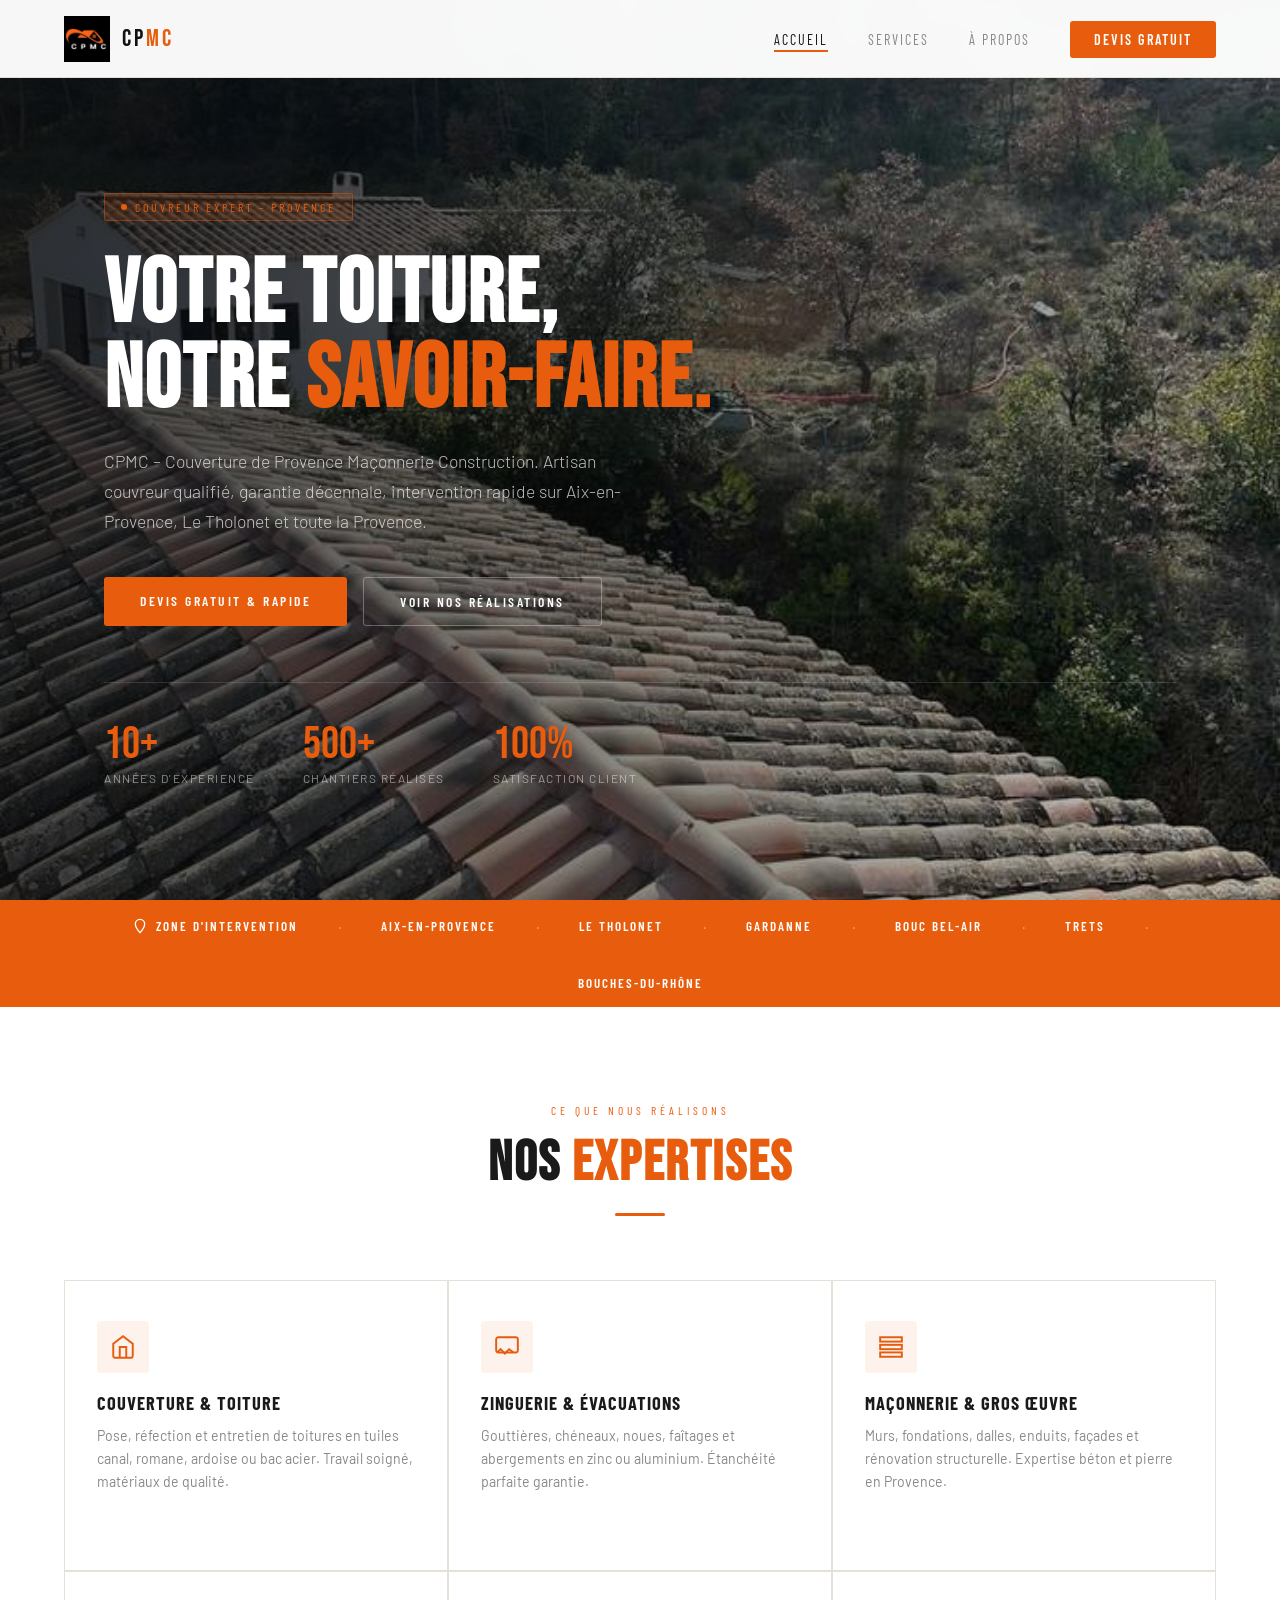
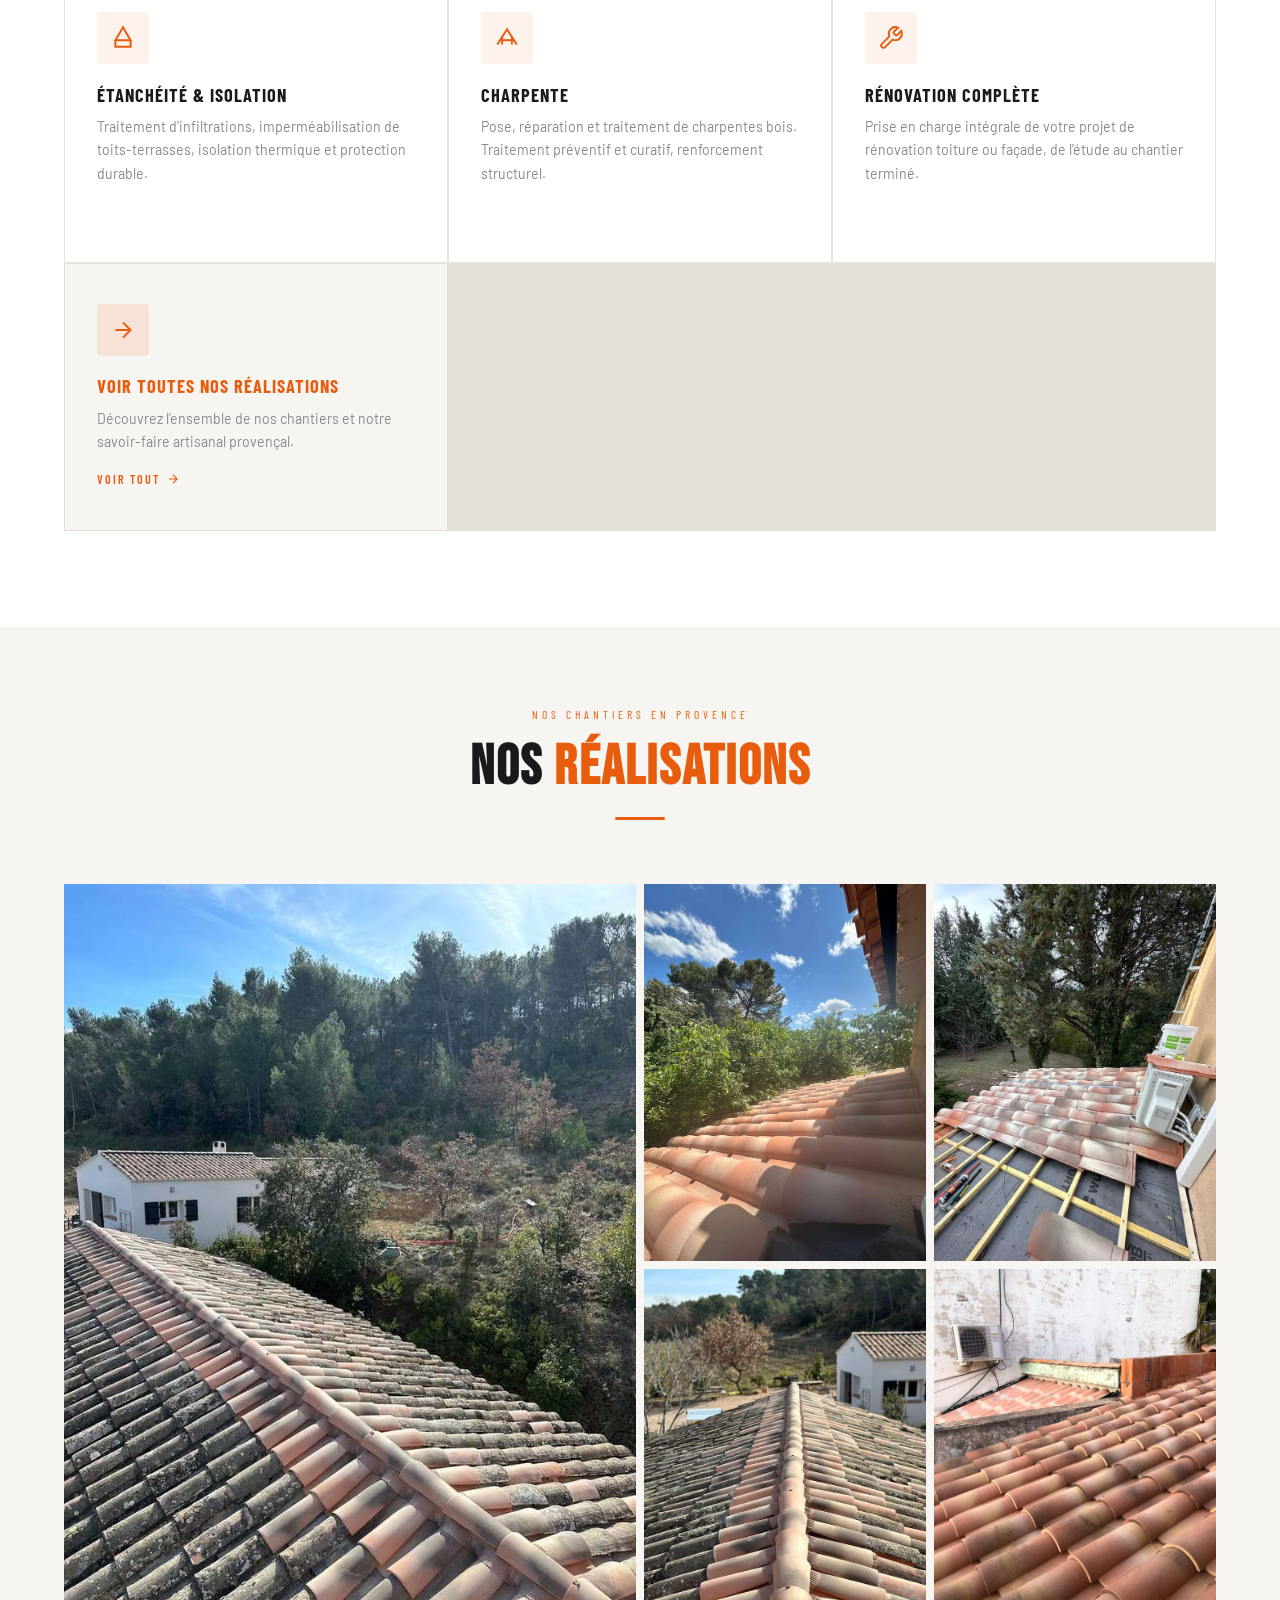
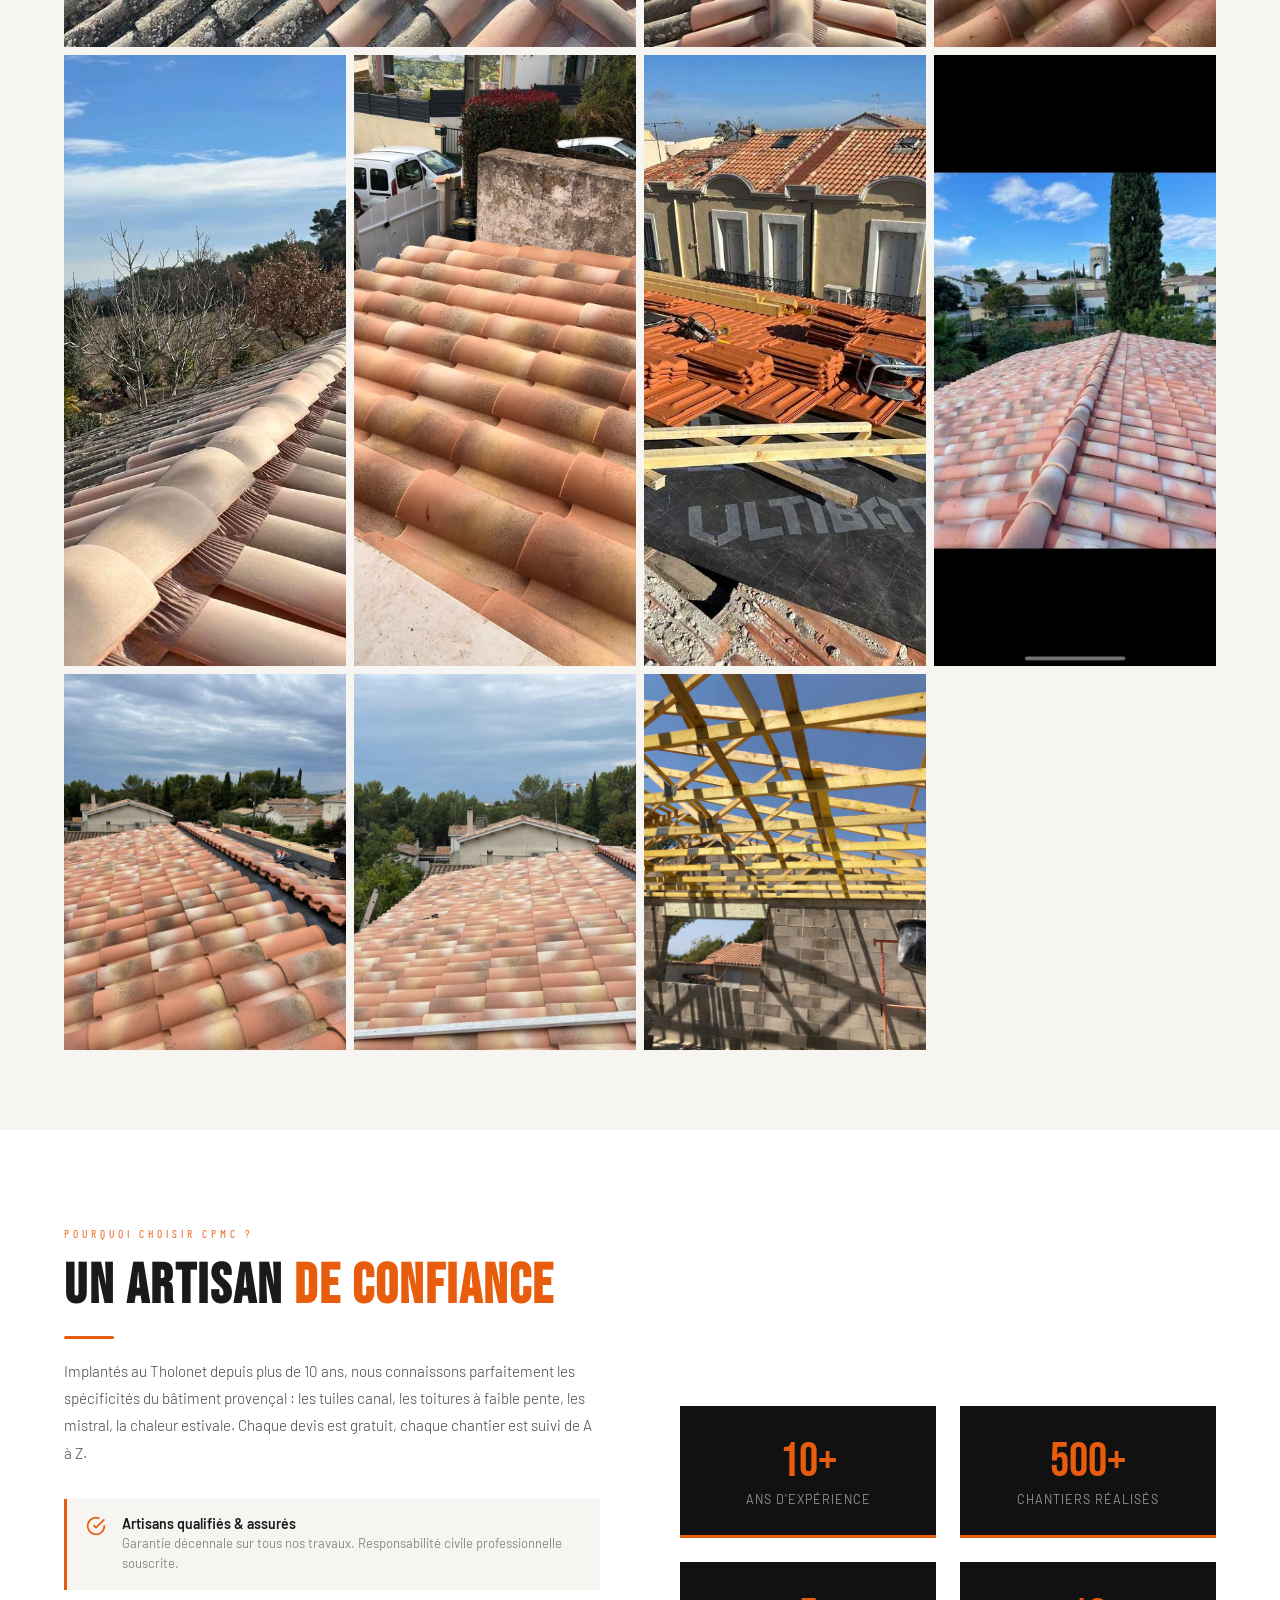
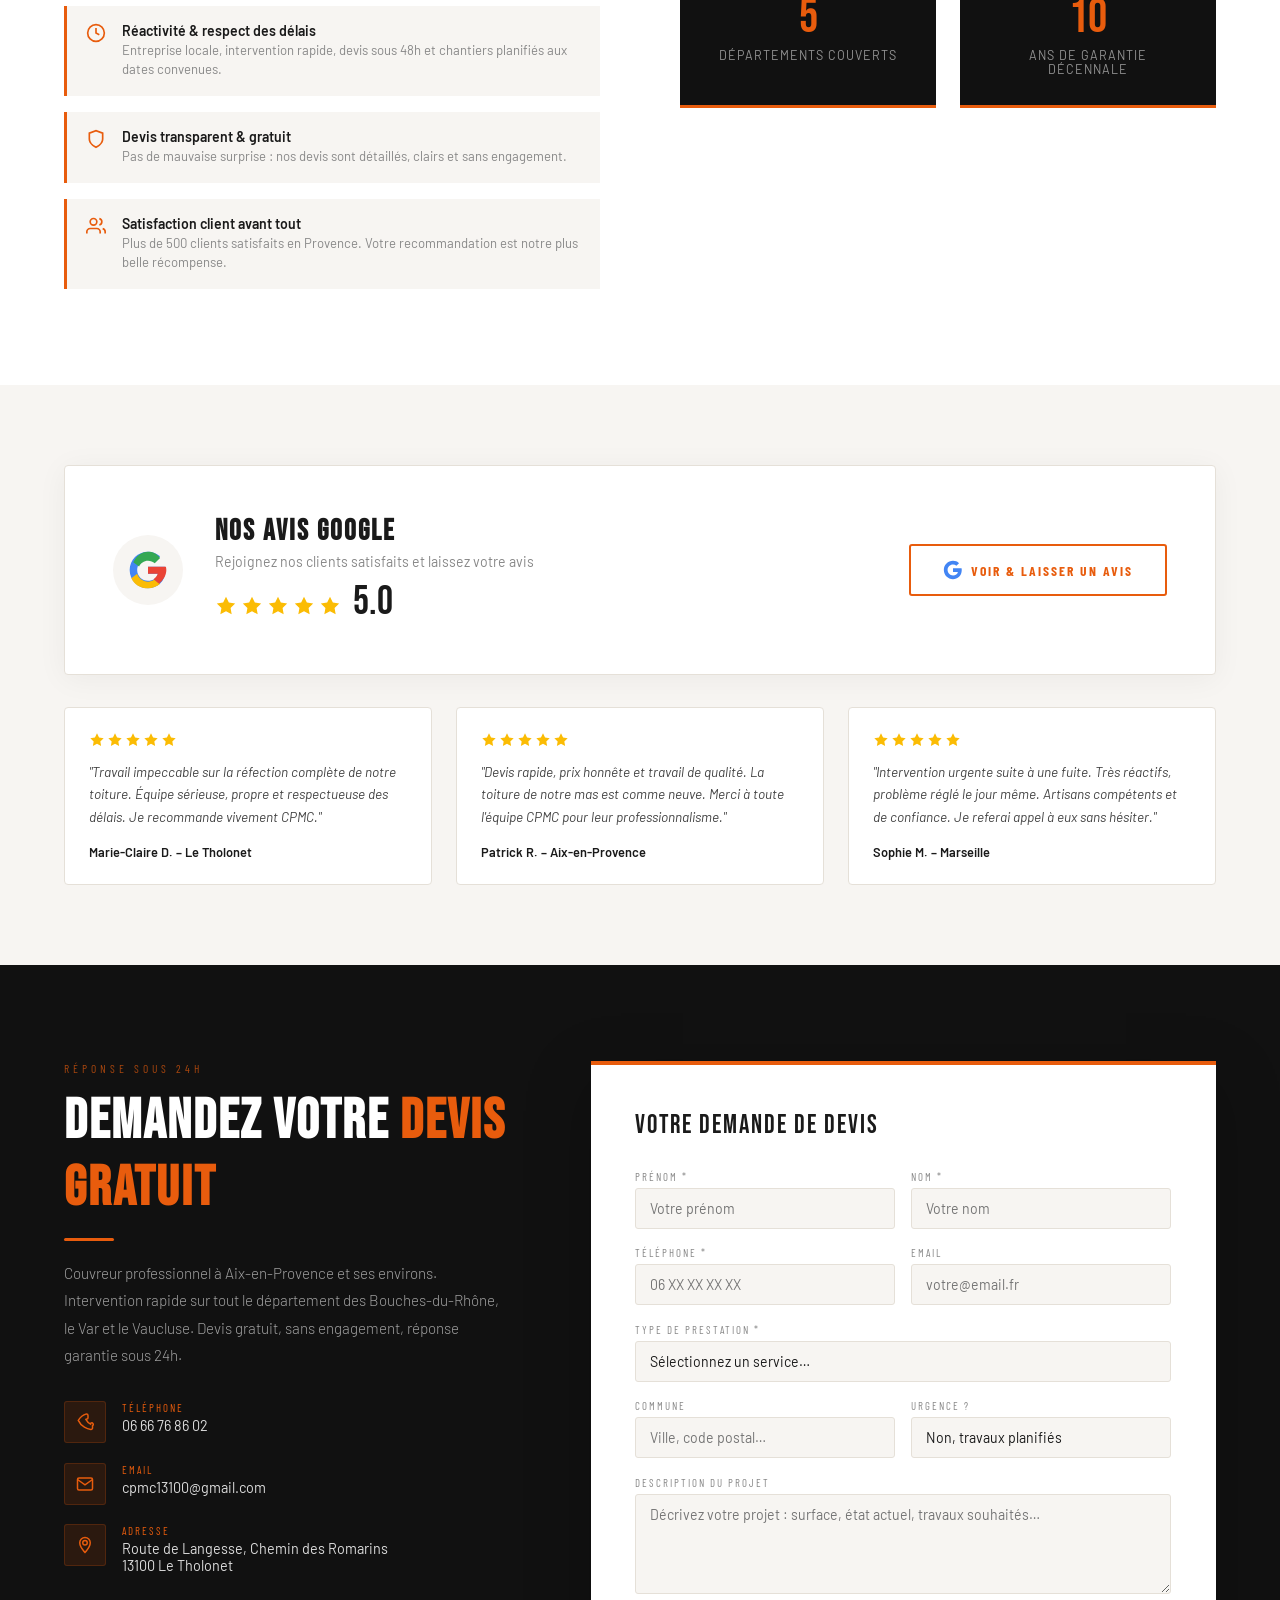
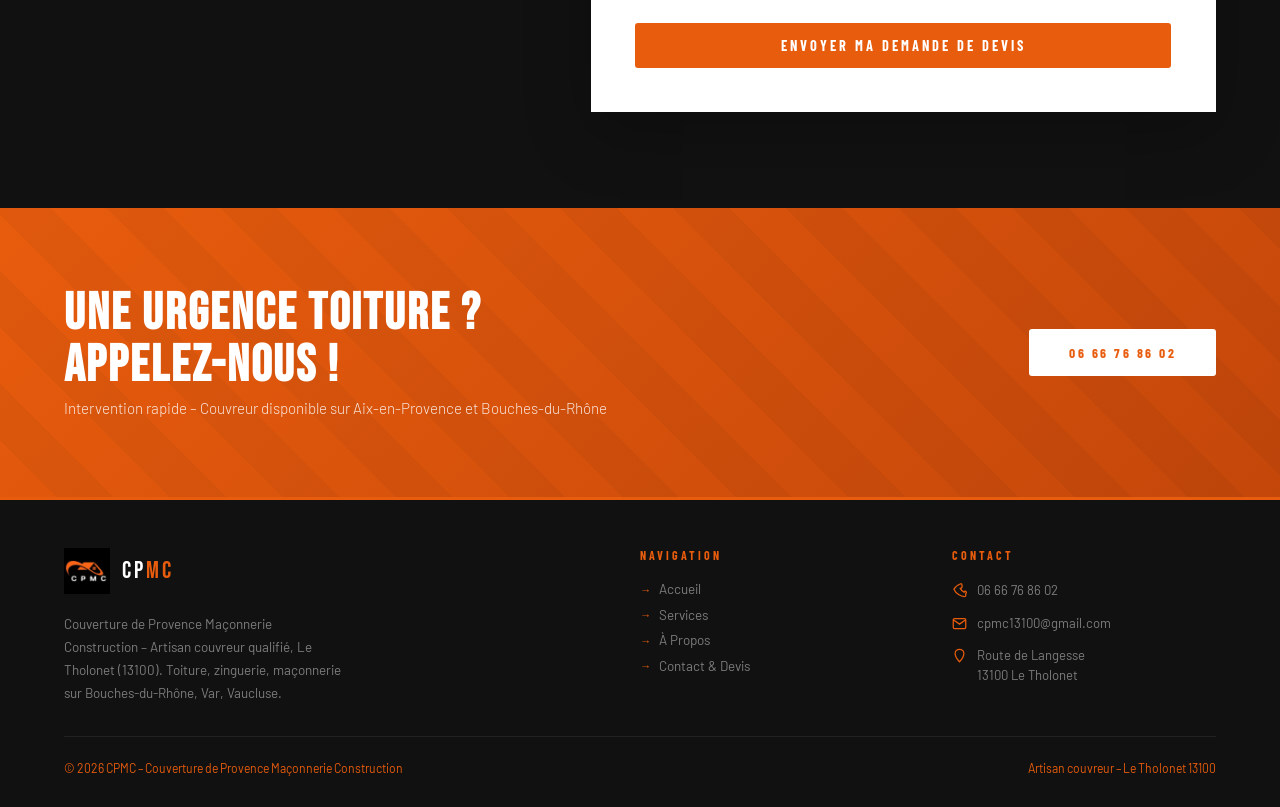
<file: CPMC/index.html>
<!DOCTYPE html>
<html lang="fr">
<head>
  <meta charset="UTF-8"/>
  <meta name="viewport" content="width=device-width, initial-scale=1.0"/>
  <title>CPMC – Couvreur Aix-en-Provence | Couverture Toiture Maçonnerie Le Tholonet 13100</title>
  <meta name="description" content="CPMC, couvreur professionnel à Aix-en-Provence et Le Tholonet (13100). Spécialiste toiture tuiles, réfection couverture, zinguerie, maçonnerie, étanchéité. Devis gratuit. Garantie décennale. Bouches-du-Rhône."/>
  <meta name="keywords" content="couvreur Aix-en-Provence, couvreur Le Tholonet, toiture Bouches-du-Rhône, réfection toiture 13, zinguerie Provence, maçonnerie Aix, couverture tuiles canal, étanchéité toiture, couvreur pas cher Marseille, CPMC couverture"/>
  <meta name="robots" content="index, follow"/>
  <meta property="og:title" content="CPMC – Couvreur Expert Aix-en-Provence & Provence"/>
  <meta property="og:description" content="Couverture, toiture, zinguerie, maçonnerie en Provence. Artisan qualifié, garantie décennale, devis gratuit."/>
  <meta property="og:type" content="website"/>
  <link rel="preconnect" href="https://fonts.googleapis.com">
  <link href="https://fonts.googleapis.com/css2?family=Bebas+Neue&family=Barlow:wght@300;400;500;600;700&family=Barlow+Condensed:wght@400;600;700&display=swap" rel="stylesheet">
  <link rel="stylesheet" href="styles.css">
</head>
<body>

<!-- NAVBAR -->
<nav id="navbar">
  <div class="nav-logo" data-page="accueil">
    <img src="img/logo.jpg" alt="CPMC Logo – Couvreur Aix-en-Provence"/>
    <span class="nav-logo-text">CP<span>MC</span></span>
  </div>
  <ul class="nav-links" id="navLinks">
    <li><a href="#" data-page="accueil" id="nav-accueil" class="active">Accueil</a></li>
    <li><a href="#" data-page="services" id="nav-services">Services</a></li>
    <li><a href="#" data-page="apropos" id="nav-apropos">À Propos</a></li>
    <li><a href="#" data-page="contact" id="nav-contact" class="nav-cta">Devis Gratuit</a></li>
  </ul>
  <div class="hamburger" id="hamburger">
    <span></span><span></span><span></span>
  </div>
</nav>

<!-- ===================== PAGE ACCUEIL ===================== -->
<div class="page active" id="page-accueil">

  <!-- HERO avec slideshow -->
  <section class="hero">
    <div class="hero-slides" id="heroSlides">
      <div class="hero-slide active" style="background-image:url('img/hero.jpg')"></div>
      <div class="hero-slide" style="background-image:url('img/hero-2.jpg')"></div>
      <div class="hero-slide" style="background-image:url('img/hero-3.jpg')"></div>
      <div class="hero-slide" style="background-image:url('img/hero-4.jpg')"></div>
    </div>
    <div class="hero-overlay"></div>
    <div class="hero-content">
      <div class="hero-badge"><span class="hero-badge-dot"></span>Couvreur Expert – Provence</div>
      <h1 class="hero-title">Votre Toiture,<br>Notre <span>Savoir-Faire.</span></h1>
      <p class="hero-subtitle">CPMC – Couverture de Provence Maçonnerie Construction. Artisan couvreur qualifié, garantie décennale, intervention rapide sur Aix-en-Provence, Le Tholonet et toute la Provence.</p>
      <div class="hero-btns">
        <a class="btn-primary" data-page="contact">Devis Gratuit & Rapide</a>
        <a class="btn-secondary" data-page="services">Voir nos Réalisations</a>
      </div>
      <div class="hero-stats">
        <div><div class="stat-num">10+</div><div class="stat-label">Années d'expérience</div></div>
        <div><div class="stat-num">500+</div><div class="stat-label">Chantiers réalisés</div></div>
        <div><div class="stat-num">100%</div><div class="stat-label">Satisfaction client</div></div>
      </div>
    </div>
  </section>

  <!-- ZONE -->
  <div class="zone-strip">
    <div class="zone-strip-item"><svg viewBox="0 0 24 24" fill="none" stroke="currentColor" stroke-width="2"><path d="M12 2C8.13 2 5 5.13 5 9c0 5.25 7 13 7 13s7-7.75 7-13c0-3.87-3.13-7-7-7z"/></svg>Zone d'intervention</div>
    <div class="zone-sep">·</div>
    <div class="zone-strip-item">Aix-en-Provence</div>
    <div class="zone-sep">·</div>
    <div class="zone-strip-item">Le Tholonet</div>
    <div class="zone-sep">·</div>
    <div class="zone-strip-item">Gardanne</div>
    <div class="zone-sep">·</div>
    <div class="zone-strip-item">Bouc Bel-Air</div>
    <div class="zone-sep">·</div>
    <div class="zone-strip-item">Trets</div>
    <div class="zone-sep">·</div>
    <div class="zone-strip-item">Bouches-du-Rhône</div>
  </div>

  <!-- SERVICES PREVIEW -->
  <section class="services-preview">
    <div class="services-preview-inner">
      <div class="section-header reveal">
        <span class="section-tag">Ce que nous réalisons</span>
        <h2 class="section-title">Nos <span>Expertises</span></h2>
        <div class="section-line"></div>
      </div>
      <div class="services-grid">
        <div class="service-card reveal" data-subpage="toiture">
          <div class="service-card-icon"><svg viewBox="0 0 24 24" fill="none" stroke="currentColor" stroke-width="1.8"><path d="M3 9l9-7 9 7v11a2 2 0 01-2 2H5a2 2 0 01-2-2z"/><polyline points="9 22 9 12 15 12 15 22"/></svg></div>
          <div class="service-name">Couverture & Toiture</div>
          <div class="service-desc">Pose, réfection et entretien de toitures en tuiles canal, romane, ardoise ou bac acier. Travail soigné, matériaux de qualité.</div>
          <div class="service-card-arrow">Découvrir <svg viewBox="0 0 24 24" fill="none" stroke="currentColor" stroke-width="2" width="14" height="14"><path d="M5 12h14M12 5l7 7-7 7"/></svg></div>
        </div>
        <div class="service-card reveal" data-subpage="zinguerie">
          <div class="service-card-icon"><svg viewBox="0 0 24 24" fill="none" stroke="currentColor" stroke-width="1.8"><path d="M3 17l3-3 4 4 4-4 4 3"/><rect x="2" y="3" width="20" height="14" rx="2"/></svg></div>
          <div class="service-name">Zinguerie & Évacuations</div>
          <div class="service-desc">Gouttières, chéneaux, noues, faîtages et abergements en zinc ou aluminium. Étanchéité parfaite garantie.</div>
          <div class="service-card-arrow">Découvrir <svg viewBox="0 0 24 24" fill="none" stroke="currentColor" stroke-width="2" width="14" height="14"><path d="M5 12h14M12 5l7 7-7 7"/></svg></div>
        </div>
        <div class="service-card reveal" data-subpage="maconnerie">
          <div class="service-card-icon"><svg viewBox="0 0 24 24" fill="none" stroke="currentColor" stroke-width="1.8"><rect x="2" y="3" width="20" height="4"/><rect x="2" y="10" width="20" height="4"/><rect x="2" y="17" width="20" height="4"/></svg></div>
          <div class="service-name">Maçonnerie & Gros Œuvre</div>
          <div class="service-desc">Murs, fondations, dalles, enduits, façades et rénovation structurelle. Expertise béton et pierre en Provence.</div>
          <div class="service-card-arrow">Découvrir <svg viewBox="0 0 24 24" fill="none" stroke="currentColor" stroke-width="2" width="14" height="14"><path d="M5 12h14M12 5l7 7-7 7"/></svg></div>
        </div>
        <div class="service-card reveal" data-subpage="etancheite">
          <div class="service-card-icon"><svg viewBox="0 0 24 24" fill="none" stroke="currentColor" stroke-width="1.8"><path d="M12 2l-7 12h14z"/><path d="M5 14v6h14v-6"/></svg></div>
          <div class="service-name">Étanchéité & Isolation</div>
          <div class="service-desc">Traitement d'infiltrations, imperméabilisation de toits-terrasses, isolation thermique et protection durable.</div>
          <div class="service-card-arrow">Découvrir <svg viewBox="0 0 24 24" fill="none" stroke="currentColor" stroke-width="2" width="14" height="14"><path d="M5 12h14M12 5l7 7-7 7"/></svg></div>
        </div>
        <div class="service-card reveal" data-subpage="charpente">
          <div class="service-card-icon"><svg viewBox="0 0 24 24" fill="none" stroke="currentColor" stroke-width="1.8"><path d="M3 18l9-14 9 14"/><path d="M7.5 18V10.5"/><path d="M16.5 18V10.5"/><path d="M5.5 14h13"/></svg></div>
          <div class="service-name">Charpente</div>
          <div class="service-desc">Pose, réparation et traitement de charpentes bois. Traitement préventif et curatif, renforcement structurel.</div>
          <div class="service-card-arrow">Découvrir <svg viewBox="0 0 24 24" fill="none" stroke="currentColor" stroke-width="2" width="14" height="14"><path d="M5 12h14M12 5l7 7-7 7"/></svg></div>
        </div>
        <div class="service-card reveal" data-subpage="renovation">
          <div class="service-card-icon"><svg viewBox="0 0 24 24" fill="none" stroke="currentColor" stroke-width="1.8"><path d="M14.7 6.3a1 1 0 0 0 0 1.4l1.6 1.6a1 1 0 0 0 1.4 0l3.77-3.77a6 6 0 0 1-7.94 7.94l-6.91 6.91a2.12 2.12 0 0 1-3-3l6.91-6.91a6 6 0 0 1 7.94-7.94l-3.76 3.76z"/></svg></div>
          <div class="service-name">Rénovation Complète</div>
          <div class="service-desc">Prise en charge intégrale de votre projet de rénovation toiture ou façade, de l'étude au chantier terminé.</div>
          <div class="service-card-arrow">Découvrir <svg viewBox="0 0 24 24" fill="none" stroke="currentColor" stroke-width="2" width="14" height="14"><path d="M5 12h14M12 5l7 7-7 7"/></svg></div>
        </div>
        <div class="service-card reveal" style="background:var(--bg2);" data-page="services">
          <div class="service-card-icon" style="background:rgba(232,92,13,.12)"><svg viewBox="0 0 24 24" fill="none" stroke="currentColor" stroke-width="1.8" style="color:var(--orange)"><path d="M5 12h14M12 5l7 7-7 7"/></svg></div>
          <div class="service-name" style="color:var(--orange)">Voir toutes nos réalisations</div>
          <div class="service-desc">Découvrez l'ensemble de nos chantiers et notre savoir-faire artisanal provençal.</div>
          <div class="service-card-arrow" style="opacity:1;transform:none;">Voir tout <svg viewBox="0 0 24 24" fill="none" stroke="currentColor" stroke-width="2" width="14" height="14"><path d="M5 12h14M12 5l7 7-7 7"/></svg></div>
        </div>
      </div>
    </div>
  </section>

  <!-- GALERIE PHOTOS -->
  <section class="gallery-section">
    <div class="gallery-inner">
      <div class="section-header reveal">
        <span class="section-tag">Nos chantiers en Provence</span>
        <h2 class="section-title">Nos <span>Réalisations</span></h2>
        <div class="section-line"></div>
      </div>
      <div class="gallery-grid">
        <div class="gallery-item"><div class="gallery-overlay"></div><img src="img/hero.jpg" alt="Réfection toiture tuiles Provence CPMC"/></div>
        <div class="gallery-item"><div class="gallery-overlay"></div><img src="img/gallery-2.jpg" alt="Couverture tuiles canal Aix-en-Provence"/></div>
        <div class="gallery-item"><div class="gallery-overlay"></div><img src="img/gallery-3.jpg" alt="Pose tuiles chantier couvreur Le Tholonet"/></div>
        <div class="gallery-item"><div class="gallery-overlay"></div><img src="img/hero-2.jpg" alt="Toiture faîtage neuf Bouches-du-Rhône"/></div>
        <div class="gallery-item"><div class="gallery-overlay"></div><img src="img/toiture-1.jpg" alt="Toiture tuiles neuves Provence"/></div>
        <div class="gallery-item"><div class="gallery-overlay"></div><img src="img/gallery-6.jpg" alt="Rénovation toiture villa provençale"/></div>
        <div class="gallery-item"><div class="gallery-overlay"></div><img src="img/toiture-2.jpg" alt="Couverture tuiles Aix-en-Provence"/></div>
        <div class="gallery-item"><div class="gallery-overlay"></div><img src="img/hero-4.jpg" alt="Couverture tuile canal réfection Provence"/></div>
        <div class="gallery-item"><div class="gallery-overlay"></div><img src="img/gallery-9.jpg" alt="Faîtage toiture rénovée Aix"/></div>
        <div class="gallery-item"><div class="gallery-overlay"></div><img src="img/toiture-3.jpg" alt="Toiture tuiles canal Le Tholonet"/></div>
        <div class="gallery-item"><div class="gallery-overlay"></div><img src="img/toiture-4.jpg" alt="Couverture rénovée Bouches-du-Rhône"/></div>
        <div class="gallery-item"><div class="gallery-overlay"></div><img src="img/charpente-2.jpg" alt="Charpente bois neuve Provence"/></div>
      </div>
    </div>
  </section>

  <!-- POURQUOI NOUS -->
  <section class="why-us">
    <div class="why-inner">
      <div class="why-grid">
        <div>
          <span class="section-tag reveal">Pourquoi choisir CPMC ?</span>
          <h2 class="section-title reveal">Un Artisan <span>de Confiance</span></h2>
          <div class="section-line reveal"></div>
          <p class="why-text reveal">Implantés au Tholonet depuis plus de 10 ans, nous connaissons parfaitement les spécificités du bâtiment provençal : les tuiles canal, les toitures à faible pente, les mistral, la chaleur estivale. Chaque devis est gratuit, chaque chantier est suivi de A à Z.</p>
          <div class="why-features">
            <div class="why-feat reveal">
              <svg class="why-feat-icon" viewBox="0 0 24 24" fill="none" stroke="currentColor" stroke-width="2"><path d="M22 11.08V12a10 10 0 11-5.93-9.14"/><polyline points="22 4 12 14.01 9 11.01"/></svg>
              <div><div class="why-feat-title">Artisans qualifiés & assurés</div><div class="why-feat-desc">Garantie décennale sur tous nos travaux. Responsabilité civile professionnelle souscrite.</div></div>
            </div>
            <div class="why-feat reveal">
              <svg class="why-feat-icon" viewBox="0 0 24 24" fill="none" stroke="currentColor" stroke-width="2"><circle cx="12" cy="12" r="10"/><polyline points="12 6 12 12 16 14"/></svg>
              <div><div class="why-feat-title">Réactivité & respect des délais</div><div class="why-feat-desc">Entreprise locale, intervention rapide, devis sous 48h et chantiers planifiés aux dates convenues.</div></div>
            </div>
            <div class="why-feat reveal">
              <svg class="why-feat-icon" viewBox="0 0 24 24" fill="none" stroke="currentColor" stroke-width="2"><path d="M12 22s8-4 8-10V5l-8-3-8 3v7c0 6 8 10 8 10z"/></svg>
              <div><div class="why-feat-title">Devis transparent & gratuit</div><div class="why-feat-desc">Pas de mauvaise surprise : nos devis sont détaillés, clairs et sans engagement.</div></div>
            </div>
            <div class="why-feat reveal">
              <svg class="why-feat-icon" viewBox="0 0 24 24" fill="none" stroke="currentColor" stroke-width="2"><path d="M17 21v-2a4 4 0 00-4-4H5a4 4 0 00-4 4v2"/><circle cx="9" cy="7" r="4"/><path d="M23 21v-2a4 4 0 00-3-3.87"/><path d="M16 3.13a4 4 0 010 7.75"/></svg>
              <div><div class="why-feat-title">Satisfaction client avant tout</div><div class="why-feat-desc">Plus de 500 clients satisfaits en Provence. Votre recommandation est notre plus belle récompense.</div></div>
            </div>
          </div>
        </div>
        <div class="why-stats">
          <div class="why-stat-card reveal"><div class="why-stat-num">10+</div><div class="why-stat-label">Ans d'expérience</div></div>
          <div class="why-stat-card reveal"><div class="why-stat-num">500+</div><div class="why-stat-label">Chantiers réalisés</div></div>
          <div class="why-stat-card reveal"><div class="why-stat-num">5</div><div class="why-stat-label">Départements couverts</div></div>
          <div class="why-stat-card reveal"><div class="why-stat-num">10</div><div class="why-stat-label">Ans de garantie décennale</div></div>
        </div>
      </div>
    </div>
  </section>

  <!-- AVIS GOOGLE -->
  <section class="google-reviews">
    <div class="google-inner">
      <div class="google-banner reveal">
        <div class="google-left">
          <div class="google-logo-wrap">
            <svg viewBox="0 0 48 48"><path fill="#4285F4" d="M44.5 20H24v8.5h11.8C34.7 33.9 30.1 37 24 37c-7.2 0-13-5.8-13-13s5.8-13 13-13c3.1 0 5.9 1.1 8.1 2.9l6.4-6.4C34.6 4.1 29.6 2 24 2 11.8 2 2 11.8 2 24s9.8 22 22 22c11 0 21-8 21-22 0-1.3-.2-2.7-.5-4z"/><path fill="#34A853" d="M6.3 14.7l7 5.1C15 16.1 19.1 13 24 13c3.1 0 5.9 1.1 8.1 2.9l6.4-6.4C34.6 4.1 29.6 2 24 2 16.3 2 9.7 7.4 6.3 14.7z"/><path fill="#FBBC05" d="M24 46c5.5 0 10.5-1.9 14.3-5.1l-6.6-5.4C29.6 37.1 26.9 38 24 38c-6.1 0-11.2-4-13-9.5l-7 5.4C7.5 41.7 15.1 46 24 46z"/><path fill="#EA4335" d="M44.5 20H24v8.5h11.8c-.9 2.7-2.7 5-5.1 6.5l6.6 5.4C41.9 36.3 46 30.8 46 24c0-1.3-.2-2.7-.5-4z"/></svg>
          </div>
          <div class="google-text">
            <h3>Nos Avis Google</h3>
            <p>Rejoignez nos clients satisfaits et laissez votre avis</p>
            <div style="display:flex;align-items:center;gap:4px;margin-top:8px;">
              <div class="google-stars">
                <svg viewBox="0 0 24 24"><path d="M12 2l3.09 6.26L22 9.27l-5 4.87 1.18 6.88L12 17.77l-6.18 3.25L7 14.14 2 9.27l6.91-1.01z"/></svg>
                <svg viewBox="0 0 24 24"><path d="M12 2l3.09 6.26L22 9.27l-5 4.87 1.18 6.88L12 17.77l-6.18 3.25L7 14.14 2 9.27l6.91-1.01z"/></svg>
                <svg viewBox="0 0 24 24"><path d="M12 2l3.09 6.26L22 9.27l-5 4.87 1.18 6.88L12 17.77l-6.18 3.25L7 14.14 2 9.27l6.91-1.01z"/></svg>
                <svg viewBox="0 0 24 24"><path d="M12 2l3.09 6.26L22 9.27l-5 4.87 1.18 6.88L12 17.77l-6.18 3.25L7 14.14 2 9.27l6.91-1.01z"/></svg>
                <svg viewBox="0 0 24 24"><path d="M12 2l3.09 6.26L22 9.27l-5 4.87 1.18 6.88L12 17.77l-6.18 3.25L7 14.14 2 9.27l6.91-1.01z"/></svg>
              </div>
              <span class="google-rating-num">5.0</span>
            </div>
          </div>
        </div>
        <a href="https://share.google/pmuZdahYjH0T1qkbx" target="_blank" class="google-cta">
          <svg viewBox="0 0 48 48" width="20" height="20"><path fill="#4285F4" d="M44.5 20H24v8.5h11.8C34.7 33.9 30.1 37 24 37c-7.2 0-13-5.8-13-13s5.8-13 13-13c3.1 0 5.9 1.1 8.1 2.9l6.4-6.4C34.6 4.1 29.6 2 24 2 11.8 2 2 11.8 2 24s9.8 22 22 22c11 0 21-8 21-22 0-1.3-.2-2.7-.5-4z"/></svg>
          Voir & Laisser un Avis
        </a>
      </div>
      <div class="google-testimonials">
        <div class="testimonial reveal">
          <div class="testimonial-stars"><svg viewBox="0 0 24 24"><path d="M12 2l3.09 6.26L22 9.27l-5 4.87 1.18 6.88L12 17.77l-6.18 3.25L7 14.14 2 9.27l6.91-1.01z"/></svg><svg viewBox="0 0 24 24"><path d="M12 2l3.09 6.26L22 9.27l-5 4.87 1.18 6.88L12 17.77l-6.18 3.25L7 14.14 2 9.27l6.91-1.01z"/></svg><svg viewBox="0 0 24 24"><path d="M12 2l3.09 6.26L22 9.27l-5 4.87 1.18 6.88L12 17.77l-6.18 3.25L7 14.14 2 9.27l6.91-1.01z"/></svg><svg viewBox="0 0 24 24"><path d="M12 2l3.09 6.26L22 9.27l-5 4.87 1.18 6.88L12 17.77l-6.18 3.25L7 14.14 2 9.27l6.91-1.01z"/></svg><svg viewBox="0 0 24 24"><path d="M12 2l3.09 6.26L22 9.27l-5 4.87 1.18 6.88L12 17.77l-6.18 3.25L7 14.14 2 9.27l6.91-1.01z"/></svg></div>
          <div class="testimonial-text">"Travail impeccable sur la réfection complète de notre toiture. Équipe sérieuse, propre et respectueuse des délais. Je recommande vivement CPMC."</div>
          <div class="testimonial-author">Marie-Claire D. – Le Tholonet</div>
        </div>
        <div class="testimonial reveal">
          <div class="testimonial-stars"><svg viewBox="0 0 24 24"><path d="M12 2l3.09 6.26L22 9.27l-5 4.87 1.18 6.88L12 17.77l-6.18 3.25L7 14.14 2 9.27l6.91-1.01z"/></svg><svg viewBox="0 0 24 24"><path d="M12 2l3.09 6.26L22 9.27l-5 4.87 1.18 6.88L12 17.77l-6.18 3.25L7 14.14 2 9.27l6.91-1.01z"/></svg><svg viewBox="0 0 24 24"><path d="M12 2l3.09 6.26L22 9.27l-5 4.87 1.18 6.88L12 17.77l-6.18 3.25L7 14.14 2 9.27l6.91-1.01z"/></svg><svg viewBox="0 0 24 24"><path d="M12 2l3.09 6.26L22 9.27l-5 4.87 1.18 6.88L12 17.77l-6.18 3.25L7 14.14 2 9.27l6.91-1.01z"/></svg><svg viewBox="0 0 24 24"><path d="M12 2l3.09 6.26L22 9.27l-5 4.87 1.18 6.88L12 17.77l-6.18 3.25L7 14.14 2 9.27l6.91-1.01z"/></svg></div>
          <div class="testimonial-text">"Devis rapide, prix honnête et travail de qualité. La toiture de notre mas est comme neuve. Merci à toute l'équipe CPMC pour leur professionnalisme."</div>
          <div class="testimonial-author">Patrick R. – Aix-en-Provence</div>
        </div>
        <div class="testimonial reveal">
          <div class="testimonial-stars"><svg viewBox="0 0 24 24"><path d="M12 2l3.09 6.26L22 9.27l-5 4.87 1.18 6.88L12 17.77l-6.18 3.25L7 14.14 2 9.27l6.91-1.01z"/></svg><svg viewBox="0 0 24 24"><path d="M12 2l3.09 6.26L22 9.27l-5 4.87 1.18 6.88L12 17.77l-6.18 3.25L7 14.14 2 9.27l6.91-1.01z"/></svg><svg viewBox="0 0 24 24"><path d="M12 2l3.09 6.26L22 9.27l-5 4.87 1.18 6.88L12 17.77l-6.18 3.25L7 14.14 2 9.27l6.91-1.01z"/></svg><svg viewBox="0 0 24 24"><path d="M12 2l3.09 6.26L22 9.27l-5 4.87 1.18 6.88L12 17.77l-6.18 3.25L7 14.14 2 9.27l6.91-1.01z"/></svg><svg viewBox="0 0 24 24"><path d="M12 2l3.09 6.26L22 9.27l-5 4.87 1.18 6.88L12 17.77l-6.18 3.25L7 14.14 2 9.27l6.91-1.01z"/></svg></div>
          <div class="testimonial-text">"Intervention urgente suite à une fuite. Très réactifs, problème réglé le jour même. Artisans compétents et de confiance. Je referai appel à eux sans hésiter."</div>
          <div class="testimonial-author">Sophie M. – Marseille</div>
        </div>
      </div>
    </div>
  </section>

  <!-- FORMULAIRE CONTACT EN PAGE ACCUEIL -->
  <section class="home-contact">
    <div class="home-contact-inner">
      <div class="home-contact-left">
        <span class="section-tag" style="color:rgba(232,92,13,.7)">Réponse sous 24h</span>
        <h2 class="section-title" style="color:#fff;">Demandez Votre <span>Devis Gratuit</span></h2>
        <div class="section-line"></div>
        <p>Couvreur professionnel à Aix-en-Provence et ses environs. Intervention rapide sur tout le département des Bouches-du-Rhône, le Var et le Vaucluse. Devis gratuit, sans engagement, réponse garantie sous 24h.</p>
        <div class="home-contact-items">
          <div class="hc-item">
            <div class="hc-icon"><svg viewBox="0 0 24 24" fill="none" stroke="currentColor" stroke-width="2"><path d="M22 16.92v3a2 2 0 01-2.18 2 19.79 19.79 0 01-8.63-3.07A19.5 19.5 0 013.07 9.81 19.79 19.79 0 0114 1.18 2 2 0 0116 3.18v3a2 2 0 01-1.45 1.94l-1.35.45a14 14 0 006.23 6.23l.45-1.35A2 2 0 0122 16.92z"/></svg></div>
            <div><div class="hc-label">Téléphone</div><div class="hc-value"><a href="tel:0666768602">06 66 76 86 02</a></div></div>
          </div>
          <div class="hc-item">
            <div class="hc-icon"><svg viewBox="0 0 24 24" fill="none" stroke="currentColor" stroke-width="2"><path d="M4 4h16c1.1 0 2 .9 2 2v12c0 1.1-.9 2-2 2H4c-1.1 0-2-.9-2-2V6c0-1.1.9-2 2-2z"/><polyline points="22,6 12,13 2,6"/></svg></div>
            <div><div class="hc-label">Email</div><div class="hc-value"><a href="mailto:cpmc13100@gmail.com">cpmc13100@gmail.com</a></div></div>
          </div>
          <div class="hc-item">
            <div class="hc-icon"><svg viewBox="0 0 24 24" fill="none" stroke="currentColor" stroke-width="2"><path d="M12 2C8.13 2 5 5.13 5 9c0 5.25 7 13 7 13s7-7.75 7-13c0-3.87-3.13-7-7-7z"/><circle cx="12" cy="9" r="3"/></svg></div>
            <div><div class="hc-label">Adresse</div><div class="hc-value">Route de Langesse, Chemin des Romarins<br>13100 Le Tholonet</div></div>
          </div>
        </div>
      </div>
      <div class="contact-form-wrap">
        <div class="form-title">Votre Demande de Devis</div>
        <div class="form-row">
          <div class="form-group"><label class="form-label">Prénom *</label><input type="text" class="form-input" placeholder="Votre prénom" id="hf-prenom"/></div>
          <div class="form-group"><label class="form-label">Nom *</label><input type="text" class="form-input" placeholder="Votre nom" id="hf-nom"/></div>
        </div>
        <div class="form-row">
          <div class="form-group"><label class="form-label">Téléphone *</label><input type="tel" class="form-input" placeholder="06 XX XX XX XX" id="hf-tel"/></div>
          <div class="form-group"><label class="form-label">Email</label><input type="email" class="form-input" placeholder="votre@email.fr" id="hf-email"/></div>
        </div>
        <div class="form-group"><label class="form-label">Type de prestation *</label>
          <select class="form-select form-input" id="hf-service">
            <option value="">Sélectionnez un service…</option>
            <option>Couverture / Toiture</option>
            <option>Zinguerie / Gouttières</option>
            <option>Maçonnerie / Gros Œuvre</option>
            <option>Étanchéité</option>
            <option>Charpente</option>
            <option>Rénovation complète</option>
            <option>Urgence / Fuite</option>
            <option>Autre</option>
          </select>
        </div>
        <div class="form-row">
          <div class="form-group"><label class="form-label">Commune</label><input type="text" class="form-input" placeholder="Ville, code postal…" id="hf-ville"/></div>
          <div class="form-group"><label class="form-label">Urgence ?</label><select class="form-select form-input" id="hf-urgence"><option value="">Non, travaux planifiés</option><option>Oui, intervention urgente</option></select></div>
        </div>
        <div class="form-group"><label class="form-label">Description du projet</label><textarea class="form-textarea" placeholder="Décrivez votre projet : surface, état actuel, travaux souhaités…" id="hf-msg"></textarea></div>
        <button class="form-submit" data-form="hf">Envoyer ma Demande de Devis</button>
        <div class="form-success" id="form-success-hf">Merci ! Votre demande a été reçue. Nous vous contactons dans les 24h.</div>
      </div>
    </div>
  </section>

  <!-- CTA -->
  <div class="cta-banner">
    <div class="cta-inner">
      <div class="cta-text"><h2>Une urgence toiture ?<br>Appelez-nous !</h2><p>Intervention rapide – Couvreur disponible sur Aix-en-Provence et Bouches-du-Rhône</p></div>
      <a class="btn-white" href="tel:0666768602">06 66 76 86 02</a>
    </div>
  </div>

  <footer></footer>
</div>

<!-- ===================== PAGE SERVICES ===================== -->
<div class="page" id="page-services">
  <div class="page-hero">
    <div class="page-hero-content">
      <div class="breadcrumb">Accueil <span>→ Services</span></div>
      <h1>Nos <span>Prestations</span></h1>
      <p>Couvreur professionnel en Provence – Toiture, zinguerie, maçonnerie et étanchéité. Cliquez sur un service pour en savoir plus.</p>
    </div>
  </div>
  <div class="services-list">
    <div class="service-item reveal" data-subpage="toiture">
      <div class="service-photo"><img src="img/hero.jpg" alt="Couverture toiture tuiles Provence"/></div>
      <div class="service-content">
        <div class="service-num">01</div>
        <h3 class="service-title">Couverture & Toiture</h3>
        <p class="service-desc-full">Notre cœur de métier. Spécialistes de la tuile canal et romane provençale, nous intervenons sur tous types de toitures pour garantir étanchéité et durabilité. Réfection partielle ou complète, pose neuve, réparation de fuite.</p>
        <ul class="service-list-items"><li>Tuiles canal, romane, plate</li><li>Ardoise naturelle et synthétique</li><li>Bac acier, zinc</li><li>Réfection partielle ou totale</li><li>Réparation de fuites</li></ul>
        <span class="btn-service">Découvrir ce service</span>
      </div>
    </div>
    <div class="service-item reverse reveal" data-subpage="zinguerie">
      <div class="service-photo"><img src="img/zinguerie.jpg" alt="Zinguerie gouttières Aix-en-Provence"/></div>
      <div class="service-content">
        <div class="service-num">02</div>
        <h3 class="service-title">Zinguerie & Évacuations</h3>
        <p class="service-desc-full">La zinguerie protège votre bâtiment des eaux de pluie et de l'humidité. Pose et remplacement de gouttières, chéneaux, noues et faîtages. Travail précis en zinc, aluminium ou PVC.</p>
        <ul class="service-list-items"><li>Gouttières zinc & aluminium</li><li>Chéneaux encaissés et pendants</li><li>Descentes pluviales</li><li>Noues, abergements, solins</li><li>Velux & fenêtres de toit</li></ul>
        <span class="btn-service">Découvrir ce service</span>
      </div>
    </div>
    <div class="service-item reveal" data-subpage="maconnerie">
      <div class="service-photo"><img src="img/maconnerie-1.jpg" alt="Maçonnerie gros œuvre Provence"/></div>
      <div class="service-content">
        <div class="service-num">03</div>
        <h3 class="service-title">Maçonnerie & Gros Œuvre</h3>
        <p class="service-desc-full">Fondations, murs, enduits, façades : nos maçons qualifiés interviennent sur tous types de constructions provençales, du mas traditionnel à la villa moderne.</p>
        <ul class="service-list-items"><li>Fondations et dallages</li><li>Murs porteurs et cloisons</li><li>Ravalement de façade</li><li>Enduits et crépis</li><li>Murets et clôtures</li></ul>
        <span class="btn-service">Découvrir ce service</span>
      </div>
    </div>
    <div class="service-item reverse reveal" data-subpage="etancheite">
      <div class="service-photo"><img src="img/etancheite.jpg" alt="Étanchéité toiture toit terrasse"/></div>
      <div class="service-content">
        <div class="service-num">04</div>
        <h3 class="service-title">Étanchéité & Isolation</h3>
        <p class="service-desc-full">Infiltration, humidité, toit-terrasse : CPMC réalise des travaux d'imperméabilisation durables. Isolation thermique par l'extérieur pour améliorer le confort et réduire vos factures d'énergie.</p>
        <ul class="service-list-items"><li>Toits-terrasses</li><li>Membrane bitumineuse</li><li>Isolation thermique sarking</li><li>Traitement humidité</li><li>Cuvelage cave</li></ul>
        <span class="btn-service">Découvrir ce service</span>
      </div>
    </div>
    <div class="service-item reverse reveal" data-subpage="charpente">
      <div class="service-photo"><img src="img/charpente.jpg" alt="Charpente bois Provence"/></div>
      <div class="service-content">
        <div class="service-num">05</div>
        <h3 class="service-title">Charpente</h3>
        <p class="service-desc-full">Pose, réparation et traitement de charpentes bois traditionnelles et industrielles. Traitement préventif et curatif contre les insectes xylophages et les champignons.</p>
        <ul class="service-list-items"><li>Charpente traditionnelle bois</li><li>Charpente industrielle (fermettes)</li><li>Traitement préventif et curatif</li><li>Renforcement et réparation</li><li>Surélévation de toiture</li></ul>
        <span class="btn-service">Découvrir ce service</span>
      </div>
    </div>
    <div class="service-item reveal" data-subpage="renovation">
      <div class="service-photo"><img src="img/hero-3.jpg" alt="Rénovation complète toiture Provence"/></div>
      <div class="service-content">
        <div class="service-num">06</div>
        <h3 class="service-title">Rénovation Complète</h3>
        <p class="service-desc-full">CPMC prend en charge votre projet de rénovation de A à Z : diagnostic, devis détaillé, planification du chantier, exécution et réception des travaux. Un seul interlocuteur pour tout.</p>
        <ul class="service-list-items"><li>Diagnostic et devis gratuit</li><li>Coordination de chantier</li><li>Toiture + zinguerie + façade</li><li>Suivi et réception travaux</li><li>Garantie décennale</li></ul>
        <span class="btn-service">Découvrir ce service</span>
      </div>
    </div>
  </div>
  <div class="cta-banner"><div class="cta-inner"><div class="cta-text"><h2>Un projet ? Parlons-en !</h2><p>Devis gratuit sous 48h – Sans engagement</p></div><a class="btn-white" data-page="contact">Demander un Devis</a></div></div>
  <footer></footer>
</div>

<!-- ===================== SOUS-PAGES SERVICES ===================== -->
<!-- TOITURE -->
<div class="page" id="page-toiture">
  <div class="subpage-hero">
    <img src="img/hero.jpg" alt="Couverture toiture Provence"/>
    <div class="subpage-hero-content">
      <div class="back-btn" data-page="services"><svg viewBox="0 0 24 24" fill="none" stroke="currentColor" stroke-width="2" width="16" height="16"><path d="M19 12H5M12 5l-7 7 7 7"/></svg> Retour aux services</div>
      <h1>Couverture <span>& Toiture</span></h1>
      <p>Expert en pose et réfection de toitures en Provence. Tuiles canal, romane, ardoise, bac acier. Garantie décennale, devis gratuit.</p>
    </div>
  </div>
  <div class="subpage-content">
    <div class="subpage-grid">
      <div class="subpage-main">
        <h2>Votre Toiture Entre de Bonnes Mains</h2>
        <p>La toiture est l'élément protecteur essentiel de votre habitation. CPMC intervient sur tous types de couvertures en Provence : réfection complète, remplacement de tuiles cassées, entretien préventif. Notre savoir-faire sur la tuile canal et la tuile romane provençale est reconnu par des centaines de clients satisfaits sur Aix-en-Provence, Le Tholonet, Marseille et les Bouches-du-Rhône.</p>
        <p>Nous utilisons exclusivement des matériaux de qualité professionnelle pour garantir durabilité et esthétique. Chaque intervention est couverte par notre garantie décennale.</p>
        <h3>Nos prestations toiture</h3>
        <ul class="subpage-prestations">
          <li>Réfection complète de toiture – dépose et repose de l'ensemble de la couverture</li>
          <li>Pose tuiles canal, romane, plate – tradition provençale respectée</li>
          <li>Couverture ardoise naturelle ou synthétique</li>
          <li>Couverture bac acier et zinc pour hangars ou extensions</li>
          <li>Réparation fuite ponctuelle – intervention rapide</li>
          <li>Nettoyage et traitement hydrofuge anti-mousse</li>
          <li>Isolation thermique par l'extérieur (sarking)</li>
          <li>Remplacement de tuiles cassées ou endommagées</li>
          <li>Pose de fenêtres de toit Velux</li>
          <li>Charpente – traitement préventif et curatif</li>
        </ul>
        <div class="subpage-photos" style="margin-top:2.5rem;">
          <img src="img/hero-2.jpg" alt="Faîtage toiture CPMC"/>
          <img src="img/gallery-9.jpg" alt="Réalisation toiture Le Tholonet"/>
          <img src="img/hero-4.jpg" alt="Toiture tuiles canal Provence"/>
          <img src="img/gallery-6.jpg" alt="Couverture tuile villa"/>
          <img src="img/charpente.jpg" alt="Charpente bois chantier Provence"/>
        </div>
      </div>
      <div class="subpage-sidebar">
        <div class="subpage-cta-card">
          <h4>Devis Gratuit Toiture</h4>
          <p>Couvreur professionnel à Aix-en-Provence. Intervention rapide, devis sous 48h, garantie décennale.</p>
          <div class="subpage-cta-contact">
            <button class="subpage-cta-btn" data-page="contact">Demander un Devis</button>
            <a class="subpage-cta-phone" href="tel:0666768602"><svg viewBox="0 0 24 24" fill="none" stroke="currentColor" stroke-width="2"><path d="M22 16.92v3a2 2 0 01-2.18 2 19.79 19.79 0 01-8.63-3.07A19.5 19.5 0 013.07 9.81 19.79 19.79 0 0114 1.18 2 2 0 0116 3.18v3a2 2 0 01-1.45 1.94l-1.35.45a14 14 0 006.23 6.23l.45-1.35A2 2 0 0122 16.92z"/></svg>06 66 76 86 02</a>
          </div>
        </div>
      </div>
    </div>
  </div>
  <div class="subpage-seo"><div class="subpage-seo-inner"><h3>Couvreur Aix-en-Provence – Toiture Bouches-du-Rhône</h3><p>CPMC, votre couvreur de confiance à Le Tholonet (13100), intervient sur Aix-en-Provence, Marseille, Aubagne, Gardanne, Pertuis et toute la Provence. Spécialiste de la toiture tuile canal et romane, réfection de couverture, pose ardoise et bac acier. Devis couverture gratuit. Garantie décennale. Assurance décennale. Artisan RGE.</p></div></div>
  <footer></footer>
</div>

<!-- ZINGUERIE -->
<div class="page" id="page-zinguerie">
  <div class="subpage-hero">
    <img src="img/gallery-3.jpg" alt="Zinguerie gouttières Provence"/>
    <div class="subpage-hero-content">
      <div class="back-btn" data-page="services"><svg viewBox="0 0 24 24" fill="none" stroke="currentColor" stroke-width="2" width="16" height="16"><path d="M19 12H5M12 5l-7 7 7 7"/></svg> Retour aux services</div>
      <h1>Zinguerie <span>& Évacuations</span></h1>
      <p>Gouttières, chéneaux, noues et faîtages en zinc ou aluminium. Évacuation parfaite des eaux pluviales pour protéger votre bâtiment.</p>
    </div>
  </div>
  <div class="subpage-content">
    <div class="subpage-grid">
      <div class="subpage-main">
        <h2>Protection Optimale Contre les Eaux de Pluie</h2>
        <p>Une zinguerie bien réalisée est indispensable pour évacuer correctement les eaux pluviales et prévenir les dégâts d'humidité. Chez CPMC, nos artisans zingueurs maîtrisent la pose et le remplacement de tous types d'éléments métalliques de toiture.</p>
        <p>Nous travaillons avec du zinc prépatiné, de l'aluminium laqué et du PVC pour s'adapter à chaque projet et chaque budget. Toutes nos interventions bénéficient de la garantie décennale.</p>
        <h3>Nos prestations zinguerie</h3>
        <ul class="subpage-prestations">
          <li>Gouttières zinc, aluminium et PVC – pose et remplacement</li>
          <li>Chéneaux encaissés et pendants</li>
          <li>Descentes d'eaux pluviales</li>
          <li>Faîtages et arêtiers en zinc</li>
          <li>Noues, abergements et solins étanches</li>
          <li>Habillage de façade en zinc ou aluminium</li>
          <li>Solin de cheminée et raccords d'étanchéité</li>
          <li>Joints de dilatation</li>
        </ul>
        <div class="subpage-photos" style="margin-top:2.5rem;">
          <img src="img/zinguerie.jpg" alt="Zinguerie faîtage tuiles Provence"/>
          <img src="img/gallery-2.jpg" alt="Zinguerie toiture Provence"/>
          <img src="img/gallery-3.jpg" alt="Chantier couverture zinguerie"/>
        </div>
      </div>
      <div class="subpage-sidebar">
        <div class="subpage-cta-card">
          <h4>Devis Zinguerie Gratuit</h4>
          <p>Zingueur qualifié sur Aix-en-Provence et Bouches-du-Rhône. Devis sous 48h.</p>
          <div class="subpage-cta-contact">
            <button class="subpage-cta-btn" data-page="contact">Demander un Devis</button>
            <a class="subpage-cta-phone" href="tel:0666768602"><svg viewBox="0 0 24 24" fill="none" stroke="currentColor" stroke-width="2"><path d="M22 16.92v3a2 2 0 01-2.18 2 19.79 19.79 0 01-8.63-3.07A19.5 19.5 0 013.07 9.81 19.79 19.79 0 0114 1.18 2 2 0 0116 3.18v3a2 2 0 01-1.45 1.94l-1.35.45a14 14 0 006.23 6.23l.45-1.35A2 2 0 0122 16.92z"/></svg>06 66 76 86 02</a>
          </div>
        </div>
      </div>
    </div>
  </div>
  <div class="subpage-seo"><div class="subpage-seo-inner"><h3>Zingueur Aix-en-Provence – Gouttières Bouches-du-Rhône</h3><p>CPMC, zingueur professionnel à Le Tholonet (13100). Pose de gouttières zinc et aluminium, chéneaux, noues sur Aix-en-Provence, Marseille et toute la Provence. Devis zinguerie gratuit. Garantie décennale.</p></div></div>
  <footer></footer>
</div>

<!-- MACONNERIE -->
<div class="page" id="page-maconnerie">
  <div class="subpage-hero">
    <img src="img/hero-3.jpg" alt="Maçonnerie gros oeuvre Provence"/>
    <div class="subpage-hero-content">
      <div class="back-btn" data-page="services"><svg viewBox="0 0 24 24" fill="none" stroke="currentColor" stroke-width="2" width="16" height="16"><path d="M19 12H5M12 5l-7 7 7 7"/></svg> Retour aux services</div>
      <h1>Maçonnerie <span>& Gros Œuvre</span></h1>
      <p>Construction, rénovation et réparation structurelle. Enduits, façades, murs, fondations en Provence.</p>
    </div>
  </div>
  <div class="subpage-content">
    <div class="subpage-grid">
      <div class="subpage-main">
        <h2>Maçons Qualifiés en Provence</h2>
        <p>Nos compétences en maçonnerie couvrent l'ensemble du gros œuvre, de la construction neuve à la rénovation de bâtiments anciens. Nous connaissons les matériaux typiques de la région : la pierre calcaire, le moellon, l'enduit à la chaux.</p>
        <p>Chaque chantier de maçonnerie est réalisé dans les règles de l'art, avec des matériaux sélectionnés pour leur résistance et leur esthétique provençale.</p>
        <h3>Nos prestations maçonnerie</h3>
        <ul class="subpage-prestations">
          <li>Fondations, semelles et dallages béton</li>
          <li>Murs porteurs en blocs, brique ou pierre</li>
          <li>Cloisons et doublages intérieurs</li>
          <li>Enduits de façade et crépis</li>
          <li>Ravalement de façade complet</li>
          <li>Réparation et consolidation de structures</li>
          <li>Carrelage extérieur et terrasses</li>
          <li>Murets, piliers et clôtures</li>
          <li>Seuils, escaliers et appuis de fenêtre</li>
          <li>Construction de piscine</li>
          <li>Construction de local piscine</li>
        </ul>
        <div class="subpage-photos" style="margin-top:2.5rem;">
          <img src="img/maconnerie-1.jpg" alt="Structure béton gros oeuvre Provence"/>
          <img src="img/maconnerie-2.jpg" alt="Coulage dalle béton armé chantier"/>
        </div>
      </div>
      <div class="subpage-sidebar">
        <div class="subpage-cta-card">
          <h4>Devis Maçonnerie Gratuit</h4>
          <p>Maçon qualifié sur Aix-en-Provence, Bouches-du-Rhône et Provence. Devis sous 48h.</p>
          <div class="subpage-cta-contact">
            <button class="subpage-cta-btn" data-page="contact">Demander un Devis</button>
            <a class="subpage-cta-phone" href="tel:0666768602"><svg viewBox="0 0 24 24" fill="none" stroke="currentColor" stroke-width="2"><path d="M22 16.92v3a2 2 0 01-2.18 2 19.79 19.79 0 01-8.63-3.07A19.5 19.5 0 013.07 9.81 19.79 19.79 0 0114 1.18 2 2 0 0116 3.18v3a2 2 0 01-1.45 1.94l-1.35.45a14 14 0 006.23 6.23l.45-1.35A2 2 0 0122 16.92z"/></svg>06 66 76 86 02</a>
          </div>
        </div>
      </div>
    </div>
  </div>
  <div class="subpage-seo"><div class="subpage-seo-inner"><h3>Maçon Aix-en-Provence – Gros Œuvre Bouches-du-Rhône</h3><p>CPMC, maçon professionnel à Le Tholonet (13100). Fondations, murs, enduits, ravalement sur Aix-en-Provence, Marseille et Provence. Devis maçonnerie gratuit. Garantie décennale.</p></div></div>
  <footer></footer>
</div>

<!-- ETANCHEITE -->
<div class="page" id="page-etancheite">
  <div class="subpage-hero">
    <img src="img/gallery-3.jpg" alt="Étanchéité toiture toit terrasse Provence"/>
    <div class="subpage-hero-content">
      <div class="back-btn" data-page="services"><svg viewBox="0 0 24 24" fill="none" stroke="currentColor" stroke-width="2" width="16" height="16"><path d="M19 12H5M12 5l-7 7 7 7"/></svg> Retour aux services</div>
      <h1>Étanchéité <span>& Isolation</span></h1>
      <p>Imperméabilisation durable de toits-terrasses, traitement d'infiltrations et isolation thermique en Provence.</p>
    </div>
  </div>
  <div class="subpage-content">
    <div class="subpage-grid">
      <div class="subpage-main">
        <h2>Protégez Votre Habitation de l'Humidité</h2>
        <p>Une bonne étanchéité est la première protection de votre habitation. Infiltrations, humidité ascensionnelle, toit-terrasse qui fuit : CPMC diagnostique et traite tous les problèmes d'étanchéité avec des solutions durables et adaptées à chaque situation.</p>
        <p>Nous intervenons aussi bien sur des petites réparations ponctuelles que sur des projets complets d'imperméabilisation, incluant l'isolation thermique par l'extérieur.</p>
        <h3>Nos prestations étanchéité</h3>
        <ul class="subpage-prestations">
          <li>Étanchéité de toits-terrasses – membrane bicouche ou résine</li>
          <li>Traitement de l'humidité ascensionnelle</li>
          <li>Imperméabilisation de murs et façades</li>
          <li>Isolation thermique par l'extérieur (sarking)</li>
          <li>Cuvelage de caves et sous-sols</li>
          <li>Joints de dilatation et raccords</li>
          <li>Diagnostic infiltration et réparation ciblée</li>
        </ul>
        <div class="subpage-photos" style="margin-top:2.5rem;">
          <img src="img/etancheite.jpg" alt="Étanchéité zinc toiture Provence"/>
        </div>
      </div>
      <div class="subpage-sidebar">
        <div class="subpage-cta-card">
          <h4>Devis Étanchéité Gratuit</h4>
          <p>Fuite, infiltration, toit-terrasse ? Intervention rapide sur Aix-en-Provence et Provence.</p>
          <div class="subpage-cta-contact">
            <button class="subpage-cta-btn" data-page="contact">Demander un Devis</button>
            <a class="subpage-cta-phone" href="tel:0666768602"><svg viewBox="0 0 24 24" fill="none" stroke="currentColor" stroke-width="2"><path d="M22 16.92v3a2 2 0 01-2.18 2 19.79 19.79 0 01-8.63-3.07A19.5 19.5 0 013.07 9.81 19.79 19.79 0 0114 1.18 2 2 0 0116 3.18v3a2 2 0 01-1.45 1.94l-1.35.45a14 14 0 006.23 6.23l.45-1.35A2 2 0 0122 16.92z"/></svg>06 66 76 86 02</a>
          </div>
        </div>
      </div>
    </div>
  </div>
  <div class="subpage-seo"><div class="subpage-seo-inner"><h3>Étanchéité Toit-Terrasse Aix-en-Provence – Bouches-du-Rhône</h3><p>CPMC, spécialiste étanchéité et isolation à Le Tholonet (13100). Toit-terrasse, infiltration, humidité sur Aix-en-Provence, Marseille et Provence. Devis étanchéité gratuit. Garantie décennale.</p></div></div>
  <footer></footer>
</div>

<!-- CHARPENTE -->
<div class="page" id="page-charpente">
  <div class="subpage-hero">
    <img src="img/charpente.jpg" alt="Charpente bois Provence"/>
    <div class="subpage-hero-content">
      <div class="back-btn" data-page="services"><svg viewBox="0 0 24 24" fill="none" stroke="currentColor" stroke-width="2" width="16" height="16"><path d="M19 12H5M12 5l-7 7 7 7"/></svg> Retour aux services</div>
      <h1>Charpente <span>Bois</span></h1>
      <p>Pose, réparation et traitement de charpentes traditionnelles et industrielles en Provence. Garantie décennale, devis gratuit.</p>
    </div>
  </div>
  <div class="subpage-content">
    <div class="subpage-grid">
      <div class="subpage-main">
        <h2>Charpentier Qualifié en Provence</h2>
        <p>La charpente est l'ossature de votre toiture. CPMC intervient sur tous types de charpentes en Provence : traditionnelle en bois massif, industrielle (fermettes), ou mixte. Nos artisans maîtrisent la pose neuve, la réparation et le renforcement de structures existantes.</p>
        <p>Nous réalisons également le traitement préventif et curatif de vos bois de charpente contre les insectes xylophages (capricornes, vrillettes, termites) et les champignons (mérule). Chaque intervention est couverte par notre garantie décennale.</p>
        <h3>Nos prestations charpente</h3>
        <ul class="subpage-prestations">
          <li>Charpente traditionnelle en bois massif – pose neuve</li>
          <li>Charpente industrielle (fermettes) – pose et remplacement</li>
          <li>Traitement préventif par injection ou pulvérisation</li>
          <li>Traitement curatif contre insectes xylophages et champignons</li>
          <li>Renforcement et consolidation de charpente</li>
          <li>Remplacement de pièces de bois endommagées</li>
          <li>Surélévation de toiture et modification de charpente</li>
          <li>Diagnostic et expertise de l'état de la charpente</li>
        </ul>
        <div class="subpage-photos" style="margin-top:2.5rem;">
          <img src="img/charpente.jpg" alt="Charpente bois chantier Provence"/>
          <img src="img/charpente-2.jpg" alt="Pose charpente fermettes Provence"/>
        </div>
      </div>
      <div class="subpage-sidebar">
        <div class="subpage-cta-card">
          <h4>Devis Charpente Gratuit</h4>
          <p>Charpentier professionnel à Aix-en-Provence. Traitement, réparation et pose. Devis sous 48h.</p>
          <div class="subpage-cta-contact">
            <button class="subpage-cta-btn" data-page="contact">Demander un Devis</button>
            <a class="subpage-cta-phone" href="tel:0666768602"><svg viewBox="0 0 24 24" fill="none" stroke="currentColor" stroke-width="2"><path d="M22 16.92v3a2 2 0 01-2.18 2 19.79 19.79 0 01-8.63-3.07A19.5 19.5 0 013.07 9.81 19.79 19.79 0 0114 1.18 2 2 0 0116 3.18v3a2 2 0 01-1.45 1.94l-1.35.45a14 14 0 006.23 6.23l.45-1.35A2 2 0 0122 16.92z"/></svg>06 66 76 86 02</a>
          </div>
        </div>
      </div>
    </div>
  </div>
  <div class="subpage-seo"><div class="subpage-seo-inner"><h3>Charpentier Aix-en-Provence – Charpente Bouches-du-Rhône</h3><p>CPMC, charpentier professionnel à Le Tholonet (13100). Pose, réparation et traitement de charpente sur Aix-en-Provence, Marseille et toute la Provence. Traitement préventif et curatif. Devis charpente gratuit. Garantie décennale.</p></div></div>
  <footer></footer>
</div>

<!-- RENOVATION -->
<div class="page" id="page-renovation">
  <div class="subpage-hero">
    <img src="img/hero-3.jpg" alt="Rénovation complète toiture Provence"/>
    <div class="subpage-hero-content">
      <div class="back-btn" data-page="services"><svg viewBox="0 0 24 24" fill="none" stroke="currentColor" stroke-width="2" width="16" height="16"><path d="M19 12H5M12 5l-7 7 7 7"/></svg> Retour aux services</div>
      <h1>Rénovation <span>Complète</span></h1>
      <p>Un seul artisan pour tout votre projet : toiture, zinguerie, façade et maçonnerie. De l'étude à la réception des travaux.</p>
    </div>
  </div>
  <div class="subpage-content">
    <div class="subpage-grid">
      <div class="subpage-main">
        <h2>Votre Projet Clé en Main</h2>
        <p>La rénovation complète d'un bien immobilier nécessite une coordination parfaite entre les différents corps de métier. CPMC vous simplifie la vie en prenant en charge l'ensemble des travaux : un seul interlocuteur, un seul devis, un seul chantier maîtrisé.</p>
        <p>Du diagnostic initial à la réception des travaux, notre équipe vous accompagne à chaque étape. Nous intervenons sur des maisons de village, des mas provençaux, des villas contemporaines et des bâtiments de caractère.</p>
        <h3>Notre processus rénovation</h3>
        <ul class="subpage-prestations">
          <li>Diagnostic complet et gratuit du bâtiment</li>
          <li>Devis détaillé et transparent sous 48h</li>
          <li>Planification et organisation du chantier</li>
          <li>Réfection de toiture (tuiles, charpente si nécessaire)</li>
          <li>Zinguerie et évacuations pluviales</li>
          <li>Travaux de maçonnerie et façade</li>
          <li>Étanchéité et isolation thermique</li>
          <li>Nettoyage de fin de chantier</li>
          <li>Réception des travaux et garantie décennale</li>
        </ul>
        <div class="subpage-photos" style="margin-top:2.5rem;">
          <img src="img/gallery-9.jpg" alt="Rénovation toiture avant"/>
          <img src="img/gallery-6.jpg" alt="Rénovation toiture après"/>
        </div>
      </div>
      <div class="subpage-sidebar">
        <div class="subpage-cta-card">
          <h4>Projet de Rénovation ?</h4>
          <p>Devis gratuit sur place. Nous étudions votre projet en détail et vous proposons la solution la plus adaptée.</p>
          <div class="subpage-cta-contact">
            <button class="subpage-cta-btn" data-page="contact">Demander un Devis</button>
            <a class="subpage-cta-phone" href="tel:0666768602"><svg viewBox="0 0 24 24" fill="none" stroke="currentColor" stroke-width="2"><path d="M22 16.92v3a2 2 0 01-2.18 2 19.79 19.79 0 01-8.63-3.07A19.5 19.5 0 013.07 9.81 19.79 19.79 0 0114 1.18 2 2 0 0116 3.18v3a2 2 0 01-1.45 1.94l-1.35.45a14 14 0 006.23 6.23l.45-1.35A2 2 0 0122 16.92z"/></svg>06 66 76 86 02</a>
          </div>
        </div>
      </div>
    </div>
  </div>
  <div class="subpage-seo"><div class="subpage-seo-inner"><h3>Rénovation Toiture Aix-en-Provence – Artisan Couvreur Bouches-du-Rhône</h3><p>CPMC, spécialiste rénovation toiture et façade à Le Tholonet (13100). Réfection complète, couverture, maçonnerie sur Aix-en-Provence, Marseille et Provence. Devis rénovation gratuit. Garantie décennale.</p></div></div>
  <footer></footer>
</div>

<!-- ===================== PAGE A PROPOS ===================== -->
<div class="page" id="page-apropos">
  <div class="page-hero">
    <div class="page-hero-content">
      <div class="breadcrumb">Accueil <span>→ À Propos</span></div>
      <h1>À Propos <span>de CPMC</span></h1>
      <p>Une entreprise artisanale provençale portée par la passion du travail bien fait, la rigueur et le respect du client.</p>
    </div>
  </div>
  <section class="about-story">
    <div class="about-story-grid">
      <div class="about-visual reveal">
        <img src="img/hero.jpg" alt="CPMC couvreur Provence" class="about-photo-main"/>
        <div class="about-badge-orange"><div class="about-badge-num">13100</div><div class="about-badge-text">Le Tholonet</div></div>
      </div>
      <div class="about-text-section">
        <span class="section-tag reveal">Notre histoire</span>
        <h2 class="section-title reveal">Qui <span>Sommes-Nous</span> ?</h2>
        <div class="section-line reveal"></div>
        <p class="reveal" style="color:var(--text-mid);line-height:1.85;margin-top:1.2rem;font-weight:300;font-size:.92rem;">CPMC – Couverture de Provence Maçonnerie Construction – est une entreprise artisanale spécialisée dans la couverture, la zinguerie et la maçonnerie, implantée au cœur du Tholonet, à deux pas d'Aix-en-Provence.</p>
        <p class="reveal" style="color:var(--text-mid);line-height:1.85;margin-top:1rem;font-weight:300;font-size:.92rem;">Fondée par des artisans passionnés, notre entreprise s'est construite sur des valeurs simples : le sérieux, la qualité d'exécution et le respect total de nos clients. Chaque chantier est abordé avec la même exigence, qu'il s'agisse d'une réparation ponctuelle de 2 tuiles ou d'une rénovation complète de toiture.</p>
        <p class="reveal" style="color:var(--text-mid);line-height:1.85;margin-top:1rem;font-weight:300;font-size:.92rem;">Notre connaissance approfondie du bâtiment provençal – ses matériaux traditionnels, ses contraintes climatiques (mistral, chaleur estivale, pluies intenses), ses techniques ancestrales – nous permet d'apporter des solutions durables et adaptées à chaque projet.</p>
      </div>
    </div>
  </section>
  <section class="about-values">
    <div class="about-values-inner">
      <div class="section-header reveal"><span class="section-tag">Ce qui nous définit</span><h2 class="section-title">Nos <span>Valeurs</span></h2><div class="section-line"></div></div>
      <div class="values-grid">
        <div class="value-card reveal"><div class="value-icon"><svg viewBox="0 0 24 24" fill="none" stroke="currentColor" stroke-width="2"><path d="M22 11.08V12a10 10 0 11-5.93-9.14"/><polyline points="22 4 12 14.01 9 11.01"/></svg></div><div class="value-name">Qualité</div><div class="value-text">Matériaux sélectionnés, finitions soignées. Aucun compromis sur la qualité de nos réalisations.</div></div>
        <div class="value-card reveal"><div class="value-icon"><svg viewBox="0 0 24 24" fill="none" stroke="currentColor" stroke-width="2"><path d="M12 22s8-4 8-10V5l-8-3-8 3v7c0 6 8 10 8 10z"/></svg></div><div class="value-name">Confiance</div><div class="value-text">Devis transparent, délais respectés, communication claire. Votre tranquillité d'esprit est notre priorité.</div></div>
        <div class="value-card reveal"><div class="value-icon"><svg viewBox="0 0 24 24" fill="none" stroke="currentColor" stroke-width="2"><circle cx="12" cy="12" r="10"/><polyline points="12 6 12 12 16 14"/></svg></div><div class="value-name">Réactivité</div><div class="value-text">Équipe locale, réponse rapide, devis sous 48h. Une fuite ou un sinistre ne peut pas attendre.</div></div>
        <div class="value-card reveal"><div class="value-icon"><svg viewBox="0 0 24 24" fill="none" stroke="currentColor" stroke-width="2"><path d="M3 9l9-7 9 7v11a2 2 0 01-2 2H5a2 2 0 01-2-2z"/></svg></div><div class="value-name">Savoir-Faire Local</div><div class="value-text">Experts du bâtiment provençal, nous maîtrisons les traditions architecturales de notre région.</div></div>
      </div>
    </div>
  </section>
  <section class="about-team">
    <span class="section-tag reveal">Notre équipe</span>
    <h2 class="section-title reveal" style="margin-top:.5rem;">Des Professionnels <span>Engagés</span></h2>
    <div class="section-line reveal"></div>
    <div class="team-details" style="margin-top:2.5rem;">
      <div class="team-detail reveal"><div class="team-detail-icon"><svg viewBox="0 0 24 24" fill="none" stroke="currentColor" stroke-width="2"><path d="M22 10v6M2 10l10-5 10 5-10 5z"/><path d="M6 12v5c3 3 9 3 12 0v-5"/></svg></div><div><div class="team-detail-title">Qualifications Professionnelles</div><div class="team-detail-text">Notre équipe détient les qualifications requises pour tous types de travaux de couverture et maçonnerie.</div></div></div>
      <div class="team-detail reveal"><div class="team-detail-icon"><svg viewBox="0 0 24 24" fill="none" stroke="currentColor" stroke-width="2"><path d="M12 22s8-4 8-10V5l-8-3-8 3v7c0 6 8 10 8 10z"/></svg></div><div><div class="team-detail-title">Assurance Décennale</div><div class="team-detail-text">Tous nos travaux sont couverts par une garantie décennale. Votre investissement est protégé pour 10 ans.</div></div></div>
      <div class="team-detail reveal"><div class="team-detail-icon"><svg viewBox="0 0 24 24" fill="none" stroke="currentColor" stroke-width="2"><path d="M12 2C8.13 2 5 5.13 5 9c0 5.25 7 13 7 13s7-7.75 7-13c0-3.87-3.13-7-7-7z"/></svg></div><div><div class="team-detail-title">Ancrage Local Provençal</div><div class="team-detail-text">Basés au Tholonet, nous connaissons parfaitement le bâtiment local, ses matériaux et ses contraintes climatiques.</div></div></div>
      <div class="team-detail reveal"><div class="team-detail-icon"><svg viewBox="0 0 24 24" fill="none" stroke="currentColor" stroke-width="2"><path d="M14.7 6.3a1 1 0 000 1.4l1.6 1.6a1 1 0 001.4 0l3.77-3.77a6 6 0 01-7.94 7.94l-6.91 6.91a2.12 2.12 0 01-3-3l6.91-6.91a6 6 0 017.94-7.94l-3.76 3.76z"/></svg></div><div><div class="team-detail-title">Expérience Terrain 10+ Ans</div><div class="team-detail-text">Plus de 10 ans et 500 chantiers réalisés avec succès. Notre expérience parle pour nous.</div></div></div>
    </div>
  </section>
  <div class="cta-banner"><div class="cta-inner"><div class="cta-text"><h2>Vous avez un projet ?<br>Rencontrons-nous !</h2><p>Devis gratuit et visite sur place possible</p></div><a class="btn-white" data-page="contact">Prendre Contact</a></div></div>
  <footer></footer>
</div>

<!-- ===================== PAGE CONTACT ===================== -->
<!-- ===================== PAGE CONTACT ===================== -->
<div class="page" id="page-contact">
  <div class="page-hero">
    <div class="page-hero-content">
      <div class="breadcrumb">Accueil <span>→ Contact</span></div>
      <h1>Contactez <span>CPMC</span></h1>
      <p>Demandez votre devis gratuit ou posez-nous toutes vos questions. Réponse garantie sous 24h.</p>
    </div>
  </div>

  <!-- BANDEAU URGENCE -->
  <div style="background:var(--orange);padding:1rem 4rem;display:flex;align-items:center;justify-content:center;gap:2rem;flex-wrap:wrap;">
    <div style="display:flex;align-items:center;gap:10px;color:#fff;font-family:'Barlow Condensed',sans-serif;font-size:.85rem;letter-spacing:2px;text-transform:uppercase;font-weight:600;">
      <svg width="18" height="18" viewBox="0 0 24 24" fill="none" stroke="currentColor" stroke-width="2"><circle cx="12" cy="12" r="10"/><line x1="12" y1="8" x2="12" y2="12"/><line x1="12" y1="16" x2="12.01" y2="16"/></svg>
      Urgence toiture ? Fuite active ? Appelez directement :
    </div>
    <a href="tel:0666768602" style="background:#fff;color:var(--orange);padding:10px 28px;font-family:'Barlow Condensed',sans-serif;font-size:1rem;letter-spacing:2px;font-weight:700;border-radius:3px;display:inline-block;">06 66 76 86 02</a>
  </div>

  <section class="contact-section">
    <div class="contact-page-grid">

      <!-- COL GAUCHE : INFOS -->
      <div class="reveal">
        <div class="contact-info-title">Nos Coordonnées</div>

        <div class="contact-item">
          <div class="contact-item-icon"><svg viewBox="0 0 24 24" fill="none" stroke="currentColor" stroke-width="2"><path d="M22 16.92v3a2 2 0 01-2.18 2 19.79 19.79 0 01-8.63-3.07A19.5 19.5 0 013.07 9.81 19.79 19.79 0 0114 1.18 2 2 0 0116 3.18v3a2 2 0 01-1.45 1.94l-1.35.45a14 14 0 006.23 6.23l.45-1.35A2 2 0 0122 16.92z"/></svg></div>
          <div><div class="contact-item-label">Téléphone</div><div class="contact-item-value"><a href="tel:0666768602">06 66 76 86 02</a></div></div>
        </div>

        <div class="contact-item">
          <div class="contact-item-icon"><svg viewBox="0 0 24 24" fill="none" stroke="currentColor" stroke-width="2"><path d="M4 4h16c1.1 0 2 .9 2 2v12c0 1.1-.9 2-2 2H4c-1.1 0-2-.9-2-2V6c0-1.1.9-2 2-2z"/><polyline points="22,6 12,13 2,6"/></svg></div>
          <div><div class="contact-item-label">Email</div><div class="contact-item-value"><a href="mailto:cpmc13100@gmail.com">cpmc13100@gmail.com</a></div></div>
        </div>

        <div class="contact-item">
          <div class="contact-item-icon"><svg viewBox="0 0 24 24" fill="none" stroke="currentColor" stroke-width="2"><path d="M12 2C8.13 2 5 5.13 5 9c0 5.25 7 13 7 13s7-7.75 7-13c0-3.87-3.13-7-7-7z"/><circle cx="12" cy="9" r="3"/></svg></div>
          <div><div class="contact-item-label">Adresse</div><div class="contact-item-value">Route de Langesse, Chemin des Romarins<br>La Cargiaca – 13100 Le Tholonet</div></div>
        </div>

        <div class="contact-hours">
          <h4>Horaires d'ouverture</h4>
          <div class="hours-row"><span class="hours-day">Lundi – Vendredi</span><span class="hours-time">7h00 – 18h00</span></div>
          <div class="hours-row"><span class="hours-day">Samedi</span><span class="hours-time">8h00 – 12h00</span></div>
          <div class="hours-row"><span class="hours-day">Dimanche</span><span class="hours-time">Fermé</span></div>
        </div>

        <!-- ZONE INTERVENTION -->
        <div style="background:var(--bg2);padding:1.5rem;margin-top:1.5rem;border-left:3px solid var(--orange);">
          <div style="font-family:'Barlow Condensed',sans-serif;font-size:.72rem;letter-spacing:2px;text-transform:uppercase;color:var(--orange);margin-bottom:.8rem;">Zone d'intervention</div>
          <div style="display:flex;flex-wrap:wrap;gap:.5rem;">
            <span style="background:#fff;border:1px solid var(--border);padding:4px 12px;font-size:.78rem;border-radius:2px;">Aix-en-Provence</span>
            <span style="background:#fff;border:1px solid var(--border);padding:4px 12px;font-size:.78rem;border-radius:2px;">Le Tholonet</span>
            <span style="background:#fff;border:1px solid var(--border);padding:4px 12px;font-size:.78rem;border-radius:2px;">Éguilles</span>
            <span style="background:#fff;border:1px solid var(--border);padding:4px 12px;font-size:.78rem;border-radius:2px;">Venelles</span>
            <span style="background:#fff;border:1px solid var(--border);padding:4px 12px;font-size:.78rem;border-radius:2px;">Meyreuil</span>
            <span style="background:#fff;border:1px solid var(--border);padding:4px 12px;font-size:.78rem;border-radius:2px;">Saint-Marc-Jaumegarde</span>
            <span style="background:#fff;border:1px solid var(--border);padding:4px 12px;font-size:.78rem;border-radius:2px;">Peyrolles-en-Provence</span>
            <span style="background:#fff;border:1px solid var(--border);padding:4px 12px;font-size:.78rem;border-radius:2px;">Saint-Cannat</span>
            <span style="background:#fff;border:1px solid var(--border);padding:4px 12px;font-size:.78rem;border-radius:2px;">Rognes</span>
            <span style="background:#fff;border:1px solid var(--border);padding:4px 12px;font-size:.78rem;border-radius:2px;">Lambesc</span>
            <span style="background:#fff;border:1px solid var(--border);padding:4px 12px;font-size:.78rem;border-radius:2px;">Bouc-Bel-Air</span>
            <span style="background:#fff;border:1px solid var(--border);padding:4px 12px;font-size:.78rem;border-radius:2px;">Fuveau</span>
            <span style="background:#fff;border:1px solid var(--border);padding:4px 12px;font-size:.78rem;border-radius:2px;">Simiane-Collongue</span>
            <span style="background:#fff;border:1px solid var(--border);padding:4px 12px;font-size:.78rem;border-radius:2px;">Châteauneuf-le-Rouge</span>
            <span style="background:#fff;border:1px solid var(--border);padding:4px 12px;font-size:.78rem;border-radius:2px;">Mimet</span>
            <span style="background:#fff;border:1px solid var(--border);padding:4px 12px;font-size:.78rem;border-radius:2px;">Gréasque</span>
            <span style="background:#fff;border:1px solid var(--border);padding:4px 12px;font-size:.78rem;border-radius:2px;">Trets</span>
            <span style="background:#fff;border:1px solid var(--border);padding:4px 12px;font-size:.78rem;border-radius:2px;">Gardanne</span>
            <span style="background:#fff;border:1px solid var(--border);padding:4px 12px;font-size:.78rem;border-radius:2px;">Bouches-du-Rhône</span>
          </div>
        </div>

        <!-- LIEN GOOGLE -->
        <div style="margin-top:1.2rem;">
          <a href="https://share.google/pmuZdahYjH0T1qkbx" target="_blank" style="display:flex;align-items:center;gap:10px;background:#fff;border:1px solid var(--border);padding:12px 16px;border-radius:3px;font-family:'Barlow Condensed',sans-serif;font-size:.78rem;letter-spacing:2px;text-transform:uppercase;color:var(--text);font-weight:600;box-shadow:0 2px 10px rgba(0,0,0,.05);transition:all .3s;">
            <svg viewBox="0 0 48 48" width="20" height="20"><path fill="#4285F4" d="M44.5 20H24v8.5h11.8C34.7 33.9 30.1 37 24 37c-7.2 0-13-5.8-13-13s5.8-13 13-13c3.1 0 5.9 1.1 8.1 2.9l6.4-6.4C34.6 4.1 29.6 2 24 2 11.8 2 2 11.8 2 24s9.8 22 22 22c11 0 21-8 21-22 0-1.3-.2-2.7-.5-4z"/><path fill="#34A853" d="M6.3 14.7l7 5.1C15 16.1 19.1 13 24 13c3.1 0 5.9 1.1 8.1 2.9l6.4-6.4C34.6 4.1 29.6 2 24 2 16.3 2 9.7 7.4 6.3 14.7z"/><path fill="#FBBC05" d="M24 46c5.5 0 10.5-1.9 14.3-5.1l-6.6-5.4C29.6 37.1 26.9 38 24 38c-6.1 0-11.2-4-13-9.5l-7 5.4C7.5 41.7 15.1 46 24 46z"/><path fill="#EA4335" d="M44.5 20H24v8.5h11.8c-.9 2.7-2.7 5-5.1 6.5l6.6 5.4C41.9 36.3 46 30.8 46 24c0-1.3-.2-2.7-.5-4z"/></svg>
            Voir &amp; Laisser un Avis Google
            <svg width="12" height="12" viewBox="0 0 24 24" fill="none" stroke="currentColor" stroke-width="2" style="margin-left:auto;"><path d="M5 12h14M12 5l7 7-7 7"/></svg>
          </a>
        </div>

        <!-- GARANTIES -->
        <div style="margin-top:1.2rem;display:flex;flex-direction:column;gap:.6rem;">
          <div style="display:flex;align-items:center;gap:10px;padding:.8rem 1rem;background:var(--bg2);">
            <svg width="16" height="16" viewBox="0 0 24 24" fill="none" stroke="var(--orange)" stroke-width="2"><path d="M22 11.08V12a10 10 0 11-5.93-9.14"/><polyline points="22 4 12 14.01 9 11.01"/></svg>
            <span style="font-size:.83rem;font-weight:500;">Devis 100% gratuit &amp; sans engagement</span>
          </div>
          <div style="display:flex;align-items:center;gap:10px;padding:.8rem 1rem;background:var(--bg2);">
            <svg width="16" height="16" viewBox="0 0 24 24" fill="none" stroke="var(--orange)" stroke-width="2"><path d="M12 22s8-4 8-10V5l-8-3-8 3v7c0 6 8 10 8 10z"/></svg>
            <span style="font-size:.83rem;font-weight:500;">Garantie décennale sur tous nos travaux</span>
          </div>
          <div style="display:flex;align-items:center;gap:10px;padding:.8rem 1rem;background:var(--bg2);">
            <svg width="16" height="16" viewBox="0 0 24 24" fill="none" stroke="var(--orange)" stroke-width="2"><circle cx="12" cy="12" r="10"/><polyline points="12 6 12 12 16 14"/></svg>
            <span style="font-size:.83rem;font-weight:500;">Réponse sous 24h – Artisan local réactif</span>
          </div>
          <div style="display:flex;align-items:center;gap:10px;padding:.8rem 1rem;background:var(--bg2);">
            <svg width="16" height="16" viewBox="0 0 24 24" fill="none" stroke="var(--orange)" stroke-width="2"><path d="M17 21v-2a4 4 0 00-4-4H5a4 4 0 00-4 4v2"/><circle cx="9" cy="7" r="4"/><path d="M23 21v-2a4 4 0 00-3-3.87M16 3.13a4 4 0 010 7.75"/></svg>
            <span style="font-size:.83rem;font-weight:500;">500+ clients satisfaits en Provence</span>
          </div>
        </div>
      </div>

      <!-- COL DROIT : FORMULAIRE -->
      <div class="contact-form-page reveal">
        <div class="form-title">Demande de Devis Gratuit</div>
        <p style="font-size:.85rem;color:var(--text-muted);margin-bottom:1.5rem;line-height:1.6;">Remplissez ce formulaire et nous vous recontactons dans les 24h pour étudier votre projet. Devis détaillé, transparent, sans engagement.</p>

        <div class="form-row">
          <div class="form-group"><label class="form-label">Prénom *</label><input type="text" class="form-input" placeholder="Votre prénom" id="cf-prenom"/></div>
          <div class="form-group"><label class="form-label">Nom *</label><input type="text" class="form-input" placeholder="Votre nom" id="cf-nom"/></div>
        </div>
        <div class="form-row">
          <div class="form-group"><label class="form-label">Téléphone *</label><input type="tel" class="form-input" placeholder="06 XX XX XX XX" id="cf-tel"/></div>
          <div class="form-group"><label class="form-label">Email</label><input type="email" class="form-input" placeholder="votre@email.fr" id="cf-email"/></div>
        </div>
        <div class="form-group">
          <label class="form-label">Type de prestation *</label>
          <select class="form-select form-input" id="cf-service">
            <option value="">Sélectionnez un service…</option>
            <option>Couverture / Toiture</option>
            <option>Zinguerie / Gouttières</option>
            <option>Maçonnerie / Gros Œuvre</option>
            <option>Étanchéité / Toit-terrasse</option>
            <option>Rénovation complète</option>
            <option>Urgence / Fuite active</option>
            <option>Entretien et nettoyage toiture</option>
            <option>Autre / Non défini</option>
          </select>
        </div>
        <div class="form-row">
          <div class="form-group"><label class="form-label">Commune d'intervention</label><input type="text" class="form-input" placeholder="Ville, code postal…" id="cf-ville"/></div>
          <div class="form-group">
            <label class="form-label">Urgence ?</label>
            <select class="form-select form-input" id="cf-urgence">
              <option value="">Non, travaux planifiés</option>
              <option>Oui – sous 48h</option>
              <option>Oui – urgence immédiate (fuite)</option>
            </select>
          </div>
        </div>
        <div class="form-group">
          <label class="form-label">Surface approximative</label>
          <select class="form-select form-input" id="cf-surface">
            <option value="">Je ne sais pas / Non concerné</option>
            <option>Moins de 50 m²</option>
            <option>50 – 100 m²</option>
            <option>100 – 200 m²</option>
            <option>Plus de 200 m²</option>
          </select>
        </div>
        <div class="form-group">
          <label class="form-label">Description du projet</label>
          <textarea class="form-textarea" placeholder="Décrivez votre projet : état actuel de la toiture, travaux souhaités, contraintes particulières (accès difficile, bâtiment ancien, etc.)…" id="cf-msg" style="min-height:120px;"></textarea>
        </div>

        <div style="display:flex;gap:1.5rem;margin-bottom:1.2rem;flex-wrap:wrap;">
          <div style="display:flex;align-items:center;gap:6px;font-size:.78rem;color:var(--text-muted);"><svg width="13" height="13" viewBox="0 0 24 24" fill="none" stroke="var(--orange)" stroke-width="2"><path d="M22 11.08V12a10 10 0 11-5.93-9.14"/><polyline points="22 4 12 14.01 9 11.01"/></svg>Devis 100% gratuit</div>
          <div style="display:flex;align-items:center;gap:6px;font-size:.78rem;color:var(--text-muted);"><svg width="13" height="13" viewBox="0 0 24 24" fill="none" stroke="var(--orange)" stroke-width="2"><path d="M22 11.08V12a10 10 0 11-5.93-9.14"/><polyline points="22 4 12 14.01 9 11.01"/></svg>Sans engagement</div>
          <div style="display:flex;align-items:center;gap:6px;font-size:.78rem;color:var(--text-muted);"><svg width="13" height="13" viewBox="0 0 24 24" fill="none" stroke="var(--orange)" stroke-width="2"><path d="M22 11.08V12a10 10 0 11-5.93-9.14"/><polyline points="22 4 12 14.01 9 11.01"/></svg>Réponse sous 24h</div>
        </div>

        <button class="form-submit" data-form="cf">Envoyer ma Demande de Devis →</button>
        <div class="form-success" id="form-success-cf">Merci ! Votre demande a bien été reçue. Un artisan CPMC vous contacte dans les 24h.</div>
      </div>
    </div>
  </section>

  <!-- GOOGLE MAPS -->
  <div style="padding:0 4rem 5rem;max-width:1200px;margin:0 auto;">
    <div style="margin-bottom:1.5rem;">
      <span class="section-tag">Localisation</span>
      <h3 style="font-family:'Bebas Neue',sans-serif;font-size:2rem;letter-spacing:2px;margin-top:.4rem;">Nous <span style="color:var(--orange)">Trouver</span></h3>
    </div>
    <div style="border:1px solid var(--border);border-top:3px solid var(--orange);overflow:hidden;border-radius:2px;">
      <iframe src="https://www.google.com/maps/embed?pb=!1m18!1m12!1m3!1d46270.8!2d5.537!3d43.499!2m3!1f0!2f0!3f0!3m2!1i1024!2i768!4f13.1!3m3!1m2!1s0x12c9b7a1e8f0a5c7%3A0x1!2sLe%20Tholonet%2C%2013100!5e0!3m2!1sfr!2sfr!4v1700000000000"
        width="100%" height="340" style="display:block;border:0;" allowfullscreen="" loading="lazy" title="CPMC – Le Tholonet Aix-en-Provence"></iframe>
    </div>
    <div style="background:var(--bg2);padding:1rem 1.5rem;display:flex;align-items:center;gap:10px;border:1px solid var(--border);border-top:none;">
      <svg width="15" height="15" viewBox="0 0 24 24" fill="none" stroke="var(--orange)" stroke-width="2"><path d="M12 2C8.13 2 5 5.13 5 9c0 5.25 7 13 7 13s7-7.75 7-13c0-3.87-3.13-7-7-7z"/><circle cx="12" cy="9" r="3"/></svg>
      <span style="font-size:.83rem;color:var(--text-muted);">Route de Langesse, Chemin des Romarins – La Cargiaca, <strong style="color:var(--text);">13100 Le Tholonet</strong></span>
      <a href="https://maps.google.com/?q=Le+Tholonet+13100+Bouches-du-Rhone+France" target="_blank" style="margin-left:auto;font-family:'Barlow Condensed',sans-serif;font-size:.72rem;letter-spacing:2px;text-transform:uppercase;color:var(--orange);font-weight:600;white-space:nowrap;">Ouvrir Google Maps →</a>
    </div>
  </div>

  <footer></footer>
</div>
<script src="script.js" defer></script>
</body>
</html>
</file>
<file: CPMC/styles.css>
:root {
      --orange: #E85C0D;
      --orange-light: #FF7A2F;
      --dark: #111111;
      --dark2: #1A1A1A;
      --dark3: #222222;
      --bg: #FFFFFF;
      --bg2: #F7F5F2;
      --bg3: #F0EDE8;
      --text: #1A1A1A;
      --text-mid: #444444;
      --text-muted: #888888;
      --border: #E5E0D8;
      --white: #FFFFFF;
    }
    *, *::before, *::after { margin:0; padding:0; box-sizing:border-box; }
    html { scroll-behavior:smooth; }
    body { font-family:'Barlow',sans-serif; background:var(--bg); color:var(--text); overflow-x:hidden; }
    a { text-decoration:none; color:inherit; }
    img { max-width:100%; display:block; }

    /* ===== PAGES ===== */
    .page { display:none; }
    .page.active { display:block; }

    /* ===== NAVBAR ===== */
    nav {
      position:fixed; top:0; left:0; right:0; z-index:1000;
      display:flex; align-items:center; justify-content:space-between;
      padding:0 4rem; height:78px;
      background:rgba(255,255,255,0.97);
      backdrop-filter:blur(10px);
      border-bottom:1px solid var(--border);
      box-shadow:0 2px 20px rgba(0,0,0,0.06);
    }
    .nav-logo { display:flex; align-items:center; gap:12px; cursor:pointer; }
    .nav-logo img { width:46px; height:46px; object-fit:contain; }
    .nav-logo-text {
      font-family:'Bebas Neue',sans-serif; font-size:1.5rem; letter-spacing:3px;
      color:var(--dark);
    }
    .nav-logo-text span { color:var(--orange); }
    .nav-links { display:flex; align-items:center; gap:2.5rem; list-style:none; }
    .nav-links a {
      font-family:'Barlow Condensed',sans-serif;
      font-size:0.88rem; letter-spacing:2px; text-transform:uppercase;
      color:var(--text-muted); transition:color 0.3s;
      position:relative; padding-bottom:4px;
    }
    .nav-links a::after {
      content:''; position:absolute; bottom:0; left:0;
      width:0; height:2px; background:var(--orange); transition:width 0.3s;
    }
    .nav-links a:hover, .nav-links a.active { color:var(--text); }
    .nav-links a:hover::after, .nav-links a.active::after { width:100%; }
    .nav-cta {
      background:var(--orange) !important; color:var(--white) !important;
      padding:10px 24px !important; border-radius:3px;
      font-weight:600 !important;
    }
    .nav-cta:hover { background:var(--orange-light) !important; }
    .nav-cta::after { display:none !important; }
    .hamburger { display:none; flex-direction:column; gap:5px; cursor:pointer; }
    .hamburger span { width:24px; height:2px; background:var(--dark); transition:all 0.3s; }

    /* ===== HERO ===== */
    .hero {
      min-height:100vh; display:flex; align-items:center;
      position:relative; overflow:hidden; padding-top:78px;
      background:var(--dark);
    }
    .hero-slides {
      position:absolute; inset:0; z-index:0;
    }
    .hero-slide {
      position:absolute; inset:0;
      background-size:cover; background-position:center;
      opacity:0; transition:opacity 1.2s ease;
    }
    .hero-slide.active { opacity:1; }
    .hero-overlay {
      position:absolute; inset:0; z-index:1;
      background:linear-gradient(105deg, rgba(10,10,10,0.82) 0%, rgba(10,10,10,0.45) 60%, rgba(10,10,10,0.2) 100%);
    }
    .hero-content {
      position:relative; z-index:2;
      max-width:1200px; margin:0 auto; padding:0 4rem;
      width:100%;
    }
    .hero-badge {
      display:inline-flex; align-items:center; gap:8px;
      background:rgba(232,92,13,0.15); border:1px solid rgba(232,92,13,0.4);
      padding:6px 16px; border-radius:2px; margin-bottom:2rem;
      font-family:'Barlow Condensed',sans-serif;
      font-size:0.75rem; letter-spacing:3px; text-transform:uppercase; color:var(--orange);
    }
    .hero-badge-dot { width:6px; height:6px; background:var(--orange); border-radius:50%; animation:pulse 2s infinite; }
    @keyframes pulse { 0%,100%{opacity:1;transform:scale(1)} 50%{opacity:.5;transform:scale(1.5)} }
    .hero-title {
      font-family:'Bebas Neue',sans-serif;
      font-size:clamp(3.5rem,7vw,6.5rem); line-height:0.95;
      letter-spacing:2px; color:var(--white); margin-bottom:1.5rem;
    }
    .hero-title span { color:var(--orange); }
    .hero-subtitle { font-size:1.1rem; color:rgba(255,255,255,0.72); line-height:1.7; margin-bottom:2.5rem; max-width:520px; font-weight:300; }
    .hero-btns { display:flex; gap:1rem; flex-wrap:wrap; }
    .btn-primary {
      background:var(--orange); color:var(--white);
      padding:15px 36px; font-family:'Barlow Condensed',sans-serif;
      font-size:0.85rem; letter-spacing:2.5px; text-transform:uppercase; font-weight:600;
      border:none; cursor:pointer; border-radius:3px; transition:all 0.3s; display:inline-block;
    }
    .btn-primary:hover { background:var(--orange-light); transform:translateY(-2px); box-shadow:0 8px 24px rgba(232,92,13,0.35); }
    .btn-secondary {
      background:transparent; color:var(--white);
      padding:15px 36px; font-family:'Barlow Condensed',sans-serif;
      font-size:0.85rem; letter-spacing:2.5px; text-transform:uppercase; font-weight:600;
      border:1px solid rgba(255,255,255,0.3); cursor:pointer; border-radius:3px; transition:all 0.3s; display:inline-block;
    }
    .btn-secondary:hover { border-color:var(--orange); color:var(--orange); }
    .hero-stats {
      display:flex; gap:3rem; margin-top:3.5rem; padding-top:2.5rem;
      border-top:1px solid rgba(255,255,255,0.12);
    }
    .stat-num { font-family:'Bebas Neue',sans-serif; font-size:2.8rem; color:var(--orange); line-height:1; }
    .stat-label { font-size:0.75rem; letter-spacing:1.5px; text-transform:uppercase; color:rgba(255,255,255,0.5); margin-top:4px; }

    /* ===== ZONE STRIP ===== */
    .zone-strip {
      background:var(--orange); padding:16px 4rem;
      display:flex; align-items:center; justify-content:center; gap:2.5rem; flex-wrap:wrap;
    }
    .zone-strip-item {
      display:flex; align-items:center; gap:8px;
      font-family:'Barlow Condensed',sans-serif;
      font-size:0.82rem; letter-spacing:2px; text-transform:uppercase; font-weight:600; color:var(--white);
    }
    .zone-strip-item svg { width:16px; height:16px; }
    .zone-sep { opacity:.4; color:var(--white); }

    /* ===== SECTION COMMON ===== */
    .section-tag {
      font-family:'Barlow Condensed',sans-serif;
      font-size:0.72rem; letter-spacing:4px; text-transform:uppercase;
      color:var(--orange); margin-bottom:0.8rem; display:block;
    }
    .section-title {
      font-family:'Bebas Neue',sans-serif;
      font-size:clamp(2.2rem,4.5vw,3.5rem); letter-spacing:2px; color:var(--text);
    }
    .section-title span { color:var(--orange); }
    .section-title.white { color:var(--white); }
    .section-title.white span { color:var(--orange); }
    .section-line { width:50px; height:3px; background:var(--orange); margin-top:1rem; border-radius:2px; }
    .section-header { text-align:center; margin-bottom:4rem; }
    .section-header .section-line { margin:1rem auto 0; }

    /* ===== SERVICES PREVIEW ===== */
    .services-preview { padding:6rem 4rem; background:var(--bg); }
    .services-preview-inner { max-width:1200px; margin:0 auto; }
    .services-grid { display:grid; grid-template-columns:repeat(3,1fr); gap:2px; background:var(--border); border:1px solid var(--border); }
    .service-card {
      background:var(--white); padding:2.5rem 2rem;
      cursor:pointer; transition:all 0.35s;
      border-bottom:3px solid transparent;
      position:relative; overflow:hidden;
    }
    .service-card:hover { background:var(--bg2); border-bottom-color:var(--orange); transform:translateY(-4px); box-shadow:0 8px 30px rgba(0,0,0,0.08); }
    .service-card::before {
      content:''; position:absolute; left:0; top:0; bottom:0;
      width:3px; background:var(--orange); transform:scaleY(0); transition:transform 0.35s; transform-origin:bottom;
    }
    .service-card:hover::before { transform:scaleY(1); }
    .service-card-icon {
      width:52px; height:52px; background:rgba(232,92,13,0.08);
      border-radius:4px; display:flex; align-items:center; justify-content:center;
      margin-bottom:1.2rem;
    }
    .service-card-icon svg { width:26px; height:26px; color:var(--orange); }
    .service-name {
      font-family:'Barlow Condensed',sans-serif;
      font-size:1.15rem; font-weight:700; letter-spacing:1px; text-transform:uppercase;
      margin-bottom:0.6rem; color:var(--text);
    }
    .service-desc { font-size:0.88rem; color:var(--text-muted); line-height:1.65; }
    .service-card-arrow {
      display:inline-flex; align-items:center; gap:6px; margin-top:1.2rem;
      font-family:'Barlow Condensed',sans-serif; font-size:0.75rem; letter-spacing:2px;
      text-transform:uppercase; color:var(--orange); font-weight:600;
      opacity:0; transform:translateX(-8px); transition:all 0.3s;
    }
    .service-card:hover .service-card-arrow { opacity:1; transform:translateX(0); }

    /* ===== PHOTOS GALLERY ===== */
    .gallery-section { padding:5rem 4rem; background:var(--bg2); }
    .gallery-inner { max-width:1200px; margin:0 auto; }
    .gallery-grid {
      display:grid;
      grid-template-columns:repeat(4,1fr);
      grid-template-rows:auto auto;
      gap:8px; margin-top:3rem;
    }
    .gallery-item {
      overflow:hidden; cursor:pointer; position:relative;
      background:var(--bg3);
    }
    .gallery-item:first-child { grid-column:span 2; grid-row:span 2; }
    .gallery-item img {
      width:100%; height:100%; object-fit:cover;
      transition:transform 0.5s; display:block;
      min-height:200px;
    }
    .gallery-item:first-child img { min-height:420px; }
    .gallery-item:hover img { transform:scale(1.05); }
    .gallery-overlay {
      position:absolute; inset:0; background:rgba(232,92,13,0);
      transition:background 0.3s; display:flex; align-items:center; justify-content:center;
    }
    .gallery-item:hover .gallery-overlay { background:rgba(232,92,13,0.15); }

    /* ===== WHY US ===== */
    .why-us { padding:6rem 4rem; background:var(--bg); }
    .why-inner { max-width:1200px; margin:0 auto; }
    .why-grid { display:grid; grid-template-columns:1fr 1fr; gap:5rem; align-items:center; }
    .why-text { color:var(--text-mid); line-height:1.8; margin-top:1.2rem; font-weight:300; font-size:0.95rem; }
    .why-features { margin-top:2rem; display:flex; flex-direction:column; gap:1rem; }
    .why-feat {
      display:flex; align-items:flex-start; gap:1rem;
      padding:1rem 1.2rem;
      background:var(--bg2); border-left:3px solid var(--orange);
    }
    .why-feat-icon { width:20px; height:20px; color:var(--orange); flex-shrink:0; margin-top:1px; }
    .why-feat-title { font-size:0.88rem; font-weight:600; color:var(--text); margin-bottom:2px; }
    .why-feat-desc { font-size:0.82rem; color:var(--text-muted); line-height:1.5; }
    .why-stats { display:grid; grid-template-columns:1fr 1fr; gap:1.5rem; }
    .why-stat-card {
      background:var(--dark); padding:2rem; text-align:center;
      position:relative; overflow:hidden;
    }
    .why-stat-card::after { content:''; position:absolute; bottom:0; left:0; right:0; height:3px; background:var(--orange); }
    .why-stat-num { font-family:'Bebas Neue',sans-serif; font-size:3rem; color:var(--orange); line-height:1; }
    .why-stat-label { font-size:0.78rem; color:rgba(255,255,255,0.55); letter-spacing:1px; text-transform:uppercase; margin-top:6px; }

    /* ===== GOOGLE REVIEWS ===== */
    .google-reviews { padding:5rem 4rem; background:var(--bg2); }
    .google-inner { max-width:1200px; margin:0 auto; }
    .google-banner {
      background:var(--white); border:1px solid var(--border);
      border-radius:4px; padding:3rem; display:flex; align-items:center;
      justify-content:space-between; gap:2rem; flex-wrap:wrap;
      box-shadow:0 4px 30px rgba(0,0,0,0.05);
    }
    .google-left { display:flex; align-items:center; gap:2rem; }
    .google-logo-wrap {
      width:70px; height:70px; background:var(--bg2); border-radius:50%;
      display:flex; align-items:center; justify-content:center; flex-shrink:0;
    }
    .google-logo-wrap svg { width:40px; height:40px; }
    .google-text h3 {
      font-family:'Bebas Neue',sans-serif; font-size:1.8rem; letter-spacing:2px; color:var(--text);
    }
    .google-text p { font-size:0.88rem; color:var(--text-muted); margin-top:4px; }
    .google-stars { display:flex; gap:4px; margin-top:8px; }
    .google-stars svg { width:22px; height:22px; fill:#FBBC04; }
    .google-rating-num { font-family:'Bebas Neue',sans-serif; font-size:2.5rem; color:var(--text); margin-left:8px; }
    .google-cta {
      background:var(--white); border:2px solid var(--orange);
      color:var(--orange); padding:14px 32px;
      font-family:'Barlow Condensed',sans-serif;
      font-size:0.85rem; letter-spacing:2px; text-transform:uppercase; font-weight:700;
      border-radius:3px; transition:all 0.3s; cursor:pointer; white-space:nowrap;
      display:inline-flex; align-items:center; gap:8px;
    }
    .google-cta:hover { background:var(--orange); color:var(--white); }
    .google-testimonials { display:grid; grid-template-columns:repeat(3,1fr); gap:1.5rem; margin-top:2rem; }
    .testimonial {
      background:var(--white); border:1px solid var(--border);
      padding:1.5rem; border-radius:4px;
    }
    .testimonial-stars { display:flex; gap:2px; margin-bottom:0.8rem; }
    .testimonial-stars svg { width:16px; height:16px; fill:#FBBC04; }
    .testimonial-text { font-size:0.85rem; color:var(--text-mid); line-height:1.65; font-style:italic; margin-bottom:1rem; }
    .testimonial-author { font-size:0.8rem; font-weight:600; color:var(--text); }

    /* ===== CONTACT FORM (HOME) ===== */
    .home-contact { padding:6rem 4rem; background:var(--dark); }
    .home-contact-inner { max-width:1200px; margin:0 auto; display:grid; grid-template-columns:1fr 1.4fr; gap:5rem; align-items:start; }
    .home-contact-left .section-title { color:var(--white); }
    .home-contact-left .section-title span { color:var(--orange); }
    .home-contact-left p { color:rgba(255,255,255,0.6); line-height:1.8; margin-top:1.2rem; font-weight:300; font-size:0.95rem; }
    .home-contact-items { margin-top:2rem; display:flex; flex-direction:column; gap:1.2rem; }
    .hc-item { display:flex; align-items:flex-start; gap:1rem; }
    .hc-icon { width:42px; height:42px; background:rgba(232,92,13,0.12); border:1px solid rgba(232,92,13,0.2); border-radius:3px; display:flex; align-items:center; justify-content:center; flex-shrink:0; }
    .hc-icon svg { width:18px; height:18px; color:var(--orange); }
    .hc-label { font-family:'Barlow Condensed',sans-serif; font-size:0.68rem; letter-spacing:2px; text-transform:uppercase; color:var(--orange); margin-bottom:3px; }
    .hc-value { font-size:0.9rem; color:rgba(255,255,255,0.85); }
    .hc-value a { color:rgba(255,255,255,0.85); transition:color 0.3s; }
    .hc-value a:hover { color:var(--orange); }
    /* Form */
    .contact-form-wrap {
      background:var(--white); padding:2.8rem;
      border-top:4px solid var(--orange);
      box-shadow:0 20px 60px rgba(0,0,0,0.25);
    }
    .form-title { font-family:'Bebas Neue',sans-serif; font-size:1.6rem; letter-spacing:2px; color:var(--text); margin-bottom:1.8rem; }
    .form-row { display:grid; grid-template-columns:1fr 1fr; gap:1rem; }
    .form-group { margin-bottom:1.1rem; }
    .form-label { font-family:'Barlow Condensed',sans-serif; font-size:0.68rem; letter-spacing:2px; text-transform:uppercase; color:var(--text-muted); display:block; margin-bottom:5px; }
    .form-input, .form-select, .form-textarea {
      width:100%; background:var(--bg2); border:1px solid var(--border);
      color:var(--text); padding:11px 14px; font-family:'Barlow',sans-serif; font-size:0.88rem;
      border-radius:3px; outline:none; transition:border-color 0.3s;
    }
    .form-input:focus, .form-select:focus, .form-textarea:focus { border-color:var(--orange); background:var(--white); }
    .form-select { appearance:none; cursor:pointer; }
    .form-textarea { resize:vertical; min-height:100px; }
    .form-submit {
      width:100%; background:var(--orange); color:var(--white);
      padding:14px; font-family:'Barlow Condensed',sans-serif;
      font-size:0.9rem; letter-spacing:3px; text-transform:uppercase; font-weight:700;
      border:none; cursor:pointer; border-radius:3px; transition:all 0.3s; margin-top:0.5rem;
    }
    .form-submit:hover { background:var(--orange-light); }
    .form-success { display:none; background:rgba(34,197,94,0.08); border:1px solid rgba(34,197,94,0.3); padding:1rem; border-radius:3px; color:#16a34a; text-align:center; font-size:0.88rem; margin-top:1rem; }

    /* ===== CTA BANNER ===== */
    .cta-banner {
      padding:5rem 4rem;
      background:linear-gradient(135deg, var(--orange) 0%, #C4470A 100%);
      position:relative; overflow:hidden;
    }
    .cta-banner::before {
      content:''; position:absolute; inset:0;
      background:repeating-linear-gradient(45deg,transparent,transparent 40px,rgba(0,0,0,0.04) 40px,rgba(0,0,0,0.04) 80px);
    }
    .cta-inner { max-width:1200px; margin:0 auto; display:flex; align-items:center; justify-content:space-between; position:relative; z-index:1; gap:2rem; flex-wrap:wrap; }
    .cta-text h2 { font-family:'Bebas Neue',sans-serif; font-size:clamp(2rem,4vw,3.2rem); letter-spacing:2px; line-height:1; color:var(--white); }
    .cta-text p { margin-top:0.5rem; opacity:.85; font-size:.95rem; color:var(--white); font-weight:300; }
    .btn-white { background:var(--white); color:var(--orange); padding:15px 40px; font-family:'Barlow Condensed',sans-serif; font-size:.85rem; letter-spacing:2.5px; text-transform:uppercase; font-weight:700; border:none; cursor:pointer; border-radius:3px; transition:all .3s; white-space:nowrap; display:inline-block; }
    .btn-white:hover { transform:translateY(-2px); box-shadow:0 8px 24px rgba(0,0,0,.2); }

    /* ===== FOOTER ===== */
    footer { background:var(--dark); padding:3rem 4rem 2rem; border-top:3px solid var(--orange); }
    .footer-inner { max-width:1200px; margin:0 auto; display:grid; grid-template-columns:2fr 1fr 1fr; gap:3rem; }
    .footer-brand .nav-logo { margin-bottom:1.2rem; }
    .footer-brand p { font-size:.84rem; color:rgba(255,255,255,.45); line-height:1.7; max-width:280px; }
    .footer-col h4 { font-family:'Barlow Condensed',sans-serif; font-size:.75rem; letter-spacing:3px; text-transform:uppercase; color:var(--orange); margin-bottom:1.2rem; }
    .footer-col ul { list-style:none; display:flex; flex-direction:column; gap:.6rem; }
    .footer-col ul li a { font-size:.84rem; color:rgba(255,255,255,.45); transition:color .3s; display:flex; align-items:center; gap:8px; }
    .footer-col ul li a:hover { color:var(--white); }
    .footer-col ul li a::before { content:'→'; color:var(--orange); font-size:.7rem; }
    .footer-contact-item { display:flex; align-items:flex-start; gap:10px; margin-bottom:.8rem; }
    .footer-contact-item svg { width:15px; height:15px; flex-shrink:0; color:var(--orange); margin-top:2px; }
    .footer-contact-item span { font-size:.82rem; color:rgba(255,255,255,.45); line-height:1.5; }
    .footer-contact-item a { color:rgba(255,255,255,.45); transition:color .3s; }
    .footer-contact-item a:hover { color:var(--white); }
    .footer-bottom { max-width:1200px; margin:2rem auto 0; padding-top:1.5rem; border-top:1px solid rgba(255,255,255,.07); display:flex; align-items:center; justify-content:space-between; font-size:.76rem; color:rgba(255,255,255,.3); flex-wrap:wrap; gap:1rem; }
    .footer-bottom span { color:var(--orange); }

    /* ===== PAGE HERO ===== */
    .page-hero { padding:150px 4rem 80px; background:var(--dark); position:relative; overflow:hidden; text-align:center; }
    .page-hero::before { content:''; position:absolute; inset:0; background:linear-gradient(135deg,rgba(232,92,13,.07) 0%,transparent 60%); }
    .page-hero-content { position:relative; z-index:1; max-width:700px; margin:0 auto; }
    .page-hero h1 { font-family:'Bebas Neue',sans-serif; font-size:clamp(3rem,6vw,5rem); letter-spacing:3px; color:var(--white); }
    .page-hero h1 span { color:var(--orange); }
    .page-hero p { color:rgba(255,255,255,.55); margin-top:1rem; font-size:.95rem; font-weight:300; line-height:1.7; }
    .breadcrumb { font-family:'Barlow Condensed',sans-serif; font-size:.72rem; letter-spacing:2px; text-transform:uppercase; color:rgba(255,255,255,.35); margin-bottom:1.5rem; }
    .breadcrumb span { color:var(--orange); }

    /* ===== PAGE SERVICES ===== */
    .services-list { padding:5rem 4rem; max-width:1200px; margin:0 auto; }
    .service-item {
      display:grid; grid-template-columns:1fr 1fr; gap:4rem; align-items:center;
      padding:4rem 0; border-bottom:1px solid var(--border);
      cursor:pointer;
    }
    .service-item:last-child { border-bottom:none; }
    .service-item.reverse { direction:rtl; }
    .service-item.reverse > * { direction:ltr; }
    .service-photo { overflow:hidden; aspect-ratio:4/3; background:var(--bg3); }
    .service-photo img { width:100%; height:100%; object-fit:cover; transition:transform .5s; }
    .service-item:hover .service-photo img { transform:scale(1.04); }
    .service-content {}
    .service-num { font-family:'Bebas Neue',sans-serif; font-size:5rem; color:rgba(232,92,13,.08); line-height:1; margin-bottom:-1.5rem; letter-spacing:3px; }
    .service-title { font-family:'Bebas Neue',sans-serif; font-size:2.2rem; letter-spacing:2px; margin-bottom:1rem; color:var(--text); }
    .service-desc-full { color:var(--text-mid); line-height:1.8; margin-bottom:1.5rem; font-weight:300; font-size:.92rem; }
    .service-list-items { list-style:none; display:flex; flex-direction:column; gap:.6rem; margin-bottom:1.5rem; }
    .service-list-items li { font-size:.86rem; color:var(--text-muted); padding-left:1.2rem; position:relative; }
    .service-list-items li::before { content:'▸'; position:absolute; left:0; color:var(--orange); }
    .btn-service {
      background:var(--orange); color:var(--white); padding:12px 28px;
      font-family:'Barlow Condensed',sans-serif; font-size:.82rem; letter-spacing:2px;
      text-transform:uppercase; font-weight:600; border:none; cursor:pointer; border-radius:3px;
      transition:all .3s; display:inline-block;
    }
    .btn-service:hover { background:var(--orange-light); }

    /* ===== SUB-PAGE SERVICE ===== */
    .subpage-hero { padding:150px 4rem 80px; background:var(--dark); position:relative; overflow:hidden; }
    .subpage-hero::before { content:''; position:absolute; inset:0; background:linear-gradient(135deg,rgba(232,92,13,.07) 0%,transparent 60%); }
    .subpage-hero img { position:absolute; inset:0; width:100%; height:100%; object-fit:cover; opacity:.18; }
    .subpage-hero-content { position:relative; z-index:1; max-width:700px; }
    .subpage-hero h1 { font-family:'Bebas Neue',sans-serif; font-size:clamp(3rem,6vw,5rem); letter-spacing:3px; color:var(--white); margin-bottom:1rem; }
    .subpage-hero h1 span { color:var(--orange); }
    .subpage-hero p { color:rgba(255,255,255,.6); font-size:.95rem; font-weight:300; line-height:1.7; max-width:560px; }
    .back-btn {
      display:inline-flex; align-items:center; gap:8px;
      font-family:'Barlow Condensed',sans-serif; font-size:.75rem; letter-spacing:2px;
      text-transform:uppercase; color:var(--orange); cursor:pointer;
      margin-bottom:2rem; transition:gap .3s;
    }
    .back-btn:hover { gap:12px; }
    .subpage-content { padding:5rem 4rem; max-width:1200px; margin:0 auto; }
    .subpage-grid { display:grid; grid-template-columns:1.5fr 1fr; gap:4rem; }
    .subpage-main {}
    .subpage-main h2 { font-family:'Bebas Neue',sans-serif; font-size:2rem; letter-spacing:2px; color:var(--text); margin-bottom:1rem; }
    .subpage-main p { color:var(--text-mid); line-height:1.85; margin-bottom:1.2rem; font-size:.92rem; font-weight:300; }
    .subpage-main h3 { font-family:'Barlow Condensed',sans-serif; font-size:1rem; font-weight:700; letter-spacing:2px; text-transform:uppercase; color:var(--orange); margin:2rem 0 .8rem; }
    .subpage-prestations { list-style:none; display:flex; flex-direction:column; gap:.7rem; }
    .subpage-prestations li { display:flex; align-items:flex-start; gap:.8rem; font-size:.88rem; color:var(--text-mid); padding:.8rem 1rem; background:var(--bg2); }
    .subpage-prestations li::before { content:''; width:6px; height:6px; background:var(--orange); border-radius:50%; flex-shrink:0; margin-top:5px; }
    .subpage-sidebar {}
    .subpage-cta-card {
      background:var(--dark); padding:2rem; position:sticky; top:100px;
    }
    .subpage-cta-card h4 { font-family:'Bebas Neue',sans-serif; font-size:1.5rem; letter-spacing:2px; color:var(--white); margin-bottom:1rem; }
    .subpage-cta-card p { font-size:.84rem; color:rgba(255,255,255,.5); line-height:1.6; margin-bottom:1.5rem; }
    .subpage-cta-contact { display:flex; flex-direction:column; gap:.8rem; }
    .subpage-cta-btn { background:var(--orange); color:var(--white); padding:13px 20px; text-align:center; font-family:'Barlow Condensed',sans-serif; font-size:.82rem; letter-spacing:2px; text-transform:uppercase; font-weight:700; border-radius:3px; cursor:pointer; transition:all .3s; display:block; border:none; width:100%; }
    .subpage-cta-btn:hover { background:var(--orange-light); }
    .subpage-cta-phone { display:flex; align-items:center; gap:10px; color:rgba(255,255,255,.7); font-size:.88rem; padding:.8rem; background:rgba(255,255,255,.04); border-radius:3px; }
    .subpage-cta-phone svg { width:18px; height:18px; color:var(--orange); flex-shrink:0; }
    .subpage-photos { display:grid; grid-template-columns:1fr 1fr; gap:8px; margin-top:2rem; }
    .subpage-photos img { width:100%; aspect-ratio:4/3; object-fit:cover; }
    .subpage-seo { background:var(--bg2); padding:3rem 4rem; border-top:1px solid var(--border); }
    .subpage-seo-inner { max-width:1200px; margin:0 auto; }
    .subpage-seo h3 { font-family:'Barlow Condensed',sans-serif; font-size:.75rem; letter-spacing:3px; text-transform:uppercase; color:var(--orange); margin-bottom:.8rem; }
    .subpage-seo p { font-size:.82rem; color:var(--text-muted); line-height:1.7; max-width:900px; }

    /* ===== A PROPOS ===== */
    .about-story { padding:6rem 4rem; max-width:1200px; margin:0 auto; }
    .about-story-grid { display:grid; grid-template-columns:1fr 1fr; gap:5rem; align-items:center; }
    .about-visual { position:relative; }
    .about-photo-main { width:100%; aspect-ratio:4/5; object-fit:cover; }
    .about-badge-orange { position:absolute; bottom:-20px; right:-20px; background:var(--orange); padding:1.5rem; text-align:right; }
    .about-badge-num { font-family:'Bebas Neue',sans-serif; font-size:2.5rem; line-height:1; color:var(--white); }
    .about-badge-text { font-size:.72rem; letter-spacing:2px; text-transform:uppercase; color:rgba(255,255,255,.8); }
    .about-text-section {}
    .about-text-section p { color:var(--text-mid); line-height:1.85; margin-top:1.2rem; font-weight:300; font-size:.92rem; }
    .about-values { padding:5rem 4rem; background:var(--bg2); }
    .about-values-inner { max-width:1200px; margin:0 auto; }
    .values-grid { display:grid; grid-template-columns:repeat(4,1fr); gap:1.5rem; margin-top:3rem; }
    .value-card { background:var(--white); padding:2rem; border:1px solid var(--border); text-align:center; transition:all .3s; }
    .value-card:hover { border-color:rgba(232,92,13,.3); transform:translateY(-4px); box-shadow:0 8px 30px rgba(0,0,0,.07); }
    .value-icon { width:50px; height:50px; background:rgba(232,92,13,.08); border-radius:50%; display:flex; align-items:center; justify-content:center; margin:0 auto 1rem; }
    .value-icon svg { width:24px; height:24px; color:var(--orange); }
    .value-name { font-family:'Barlow Condensed',sans-serif; font-size:.9rem; font-weight:700; letter-spacing:2px; text-transform:uppercase; color:var(--orange); margin-bottom:.5rem; }
    .value-text { font-size:.82rem; color:var(--text-muted); line-height:1.6; }
    .about-team { padding:5rem 4rem; max-width:1200px; margin:0 auto; }
    .team-details { display:grid; grid-template-columns:1fr 1fr; gap:1.5rem; margin-top:2.5rem; }
    .team-detail { background:var(--bg2); padding:2rem; border-left:3px solid var(--orange); display:flex; gap:1.2rem; }
    .team-detail-icon { width:42px; height:42px; background:rgba(232,92,13,.1); border-radius:3px; display:flex; align-items:center; justify-content:center; flex-shrink:0; }
    .team-detail-icon svg { width:22px; height:22px; color:var(--orange); }
    .team-detail-title { font-family:'Barlow Condensed',sans-serif; font-size:.88rem; font-weight:700; letter-spacing:1px; text-transform:uppercase; margin-bottom:.4rem; color:var(--text); }
    .team-detail-text { font-size:.82rem; color:var(--text-muted); line-height:1.6; }

    /* ===== PAGE CONTACT ===== */
    .contact-section { padding:5rem 4rem; max-width:1200px; margin:0 auto; }
    .contact-page-grid { display:grid; grid-template-columns:1fr 1.5fr; gap:4rem; }
    .contact-info-title { font-family:'Bebas Neue',sans-serif; font-size:1.8rem; letter-spacing:2px; margin-bottom:2rem; color:var(--text); }
    .contact-item { display:flex; gap:1rem; align-items:flex-start; margin-bottom:1.8rem; }
    .contact-item-icon { width:44px; height:44px; background:rgba(232,92,13,.08); border:1px solid rgba(232,92,13,.2); border-radius:3px; display:flex; align-items:center; justify-content:center; flex-shrink:0; }
    .contact-item-icon svg { width:20px; height:20px; color:var(--orange); }
    .contact-item-label { font-family:'Barlow Condensed',sans-serif; font-size:.68rem; letter-spacing:2px; text-transform:uppercase; color:var(--orange); margin-bottom:4px; }
    .contact-item-value { font-size:.88rem; color:var(--text); line-height:1.5; }
    .contact-item-value a { color:var(--text); transition:color .3s; }
    .contact-item-value a:hover { color:var(--orange); }
    .contact-hours { background:var(--bg2); padding:1.5rem; border-left:3px solid var(--orange); margin-top:1rem; }
    .contact-hours h4 { font-family:'Barlow Condensed',sans-serif; font-size:.75rem; letter-spacing:2px; text-transform:uppercase; color:var(--orange); margin-bottom:1rem; }
    .hours-row { display:flex; justify-content:space-between; margin-bottom:.5rem; font-size:.84rem; }
    .hours-day { color:var(--text-muted); }
    .hours-time { color:var(--text); font-weight:500; }
    .contact-form-page { background:var(--white); padding:2.8rem; border:1px solid var(--border); border-top:4px solid var(--orange); box-shadow:0 4px 30px rgba(0,0,0,.06); }

    /* ===== REVEAL ===== */
    .reveal { opacity:0; transform:translateY(24px); transition:all .6s ease; }
    .reveal.visible { opacity:1; transform:translateY(0); }

    /* ===== RESPONSIVE ===== */
    @media (max-width:1024px) {
      nav { padding:0 2rem; }
      .hero-content { padding:0 2rem; }
      .why-grid, .about-story-grid, .service-item, .subpage-grid, .home-contact-inner, .contact-page-grid { grid-template-columns:1fr; gap:2.5rem; }
      .service-item.reverse { direction:ltr; }
      .services-grid { grid-template-columns:1fr 1fr; }
      .values-grid { grid-template-columns:1fr 1fr; }
      .google-testimonials { grid-template-columns:1fr 1fr; }
      .footer-inner { grid-template-columns:1fr 1fr; }
      .gallery-grid { grid-template-columns:repeat(3,1fr); }
      .gallery-item:first-child { grid-column:span 2; }
    }
    @media (max-width:768px) {
      .nav-links { display:none; flex-direction:column; position:fixed; top:78px; left:0; right:0; background:var(--white); padding:2rem; gap:1.5rem; border-bottom:1px solid var(--border); z-index:999; box-shadow:0 10px 30px rgba(0,0,0,.1); }
      .nav-links.open { display:flex; }
      .nav-cta { display:block !important; background:var(--orange) !important; color:var(--white) !important; text-align:center; padding:12px 24px !important; border-radius:3px; margin-top:0.5rem; }
      .hamburger { display:flex; }
      .hero-content, .services-preview, .services-list, .about-story, .about-team, .contact-section, .subpage-content { padding:4rem 1.5rem; }
      .zone-strip { padding:14px 1.5rem; gap:1rem; }
      .zone-sep { display:none; }
      .page-hero, .subpage-hero { padding:130px 1.5rem 60px; }
      .gallery-section, .why-us, .about-values, .google-reviews, .home-contact { padding:4rem 1.5rem; }
      .gallery-grid { grid-template-columns:1fr 1fr; }
      .gallery-item:first-child { grid-column:span 2; }
      .services-grid { grid-template-columns:1fr; }
      .google-testimonials { grid-template-columns:1fr; }
      .team-details { grid-template-columns:1fr; }
      .values-grid { grid-template-columns:1fr 1fr; }
      .footer-inner { grid-template-columns:1fr; }
      footer { padding:3rem 1.5rem 2rem; }
      .cta-banner { padding:3rem 1.5rem; }
      .hero-stats { flex-wrap:wrap; gap:1.5rem; }
      .form-row { grid-template-columns:1fr; }
      .subpage-photos { grid-template-columns:1fr; }
      .google-banner { flex-direction:column; }
    }
</file>
